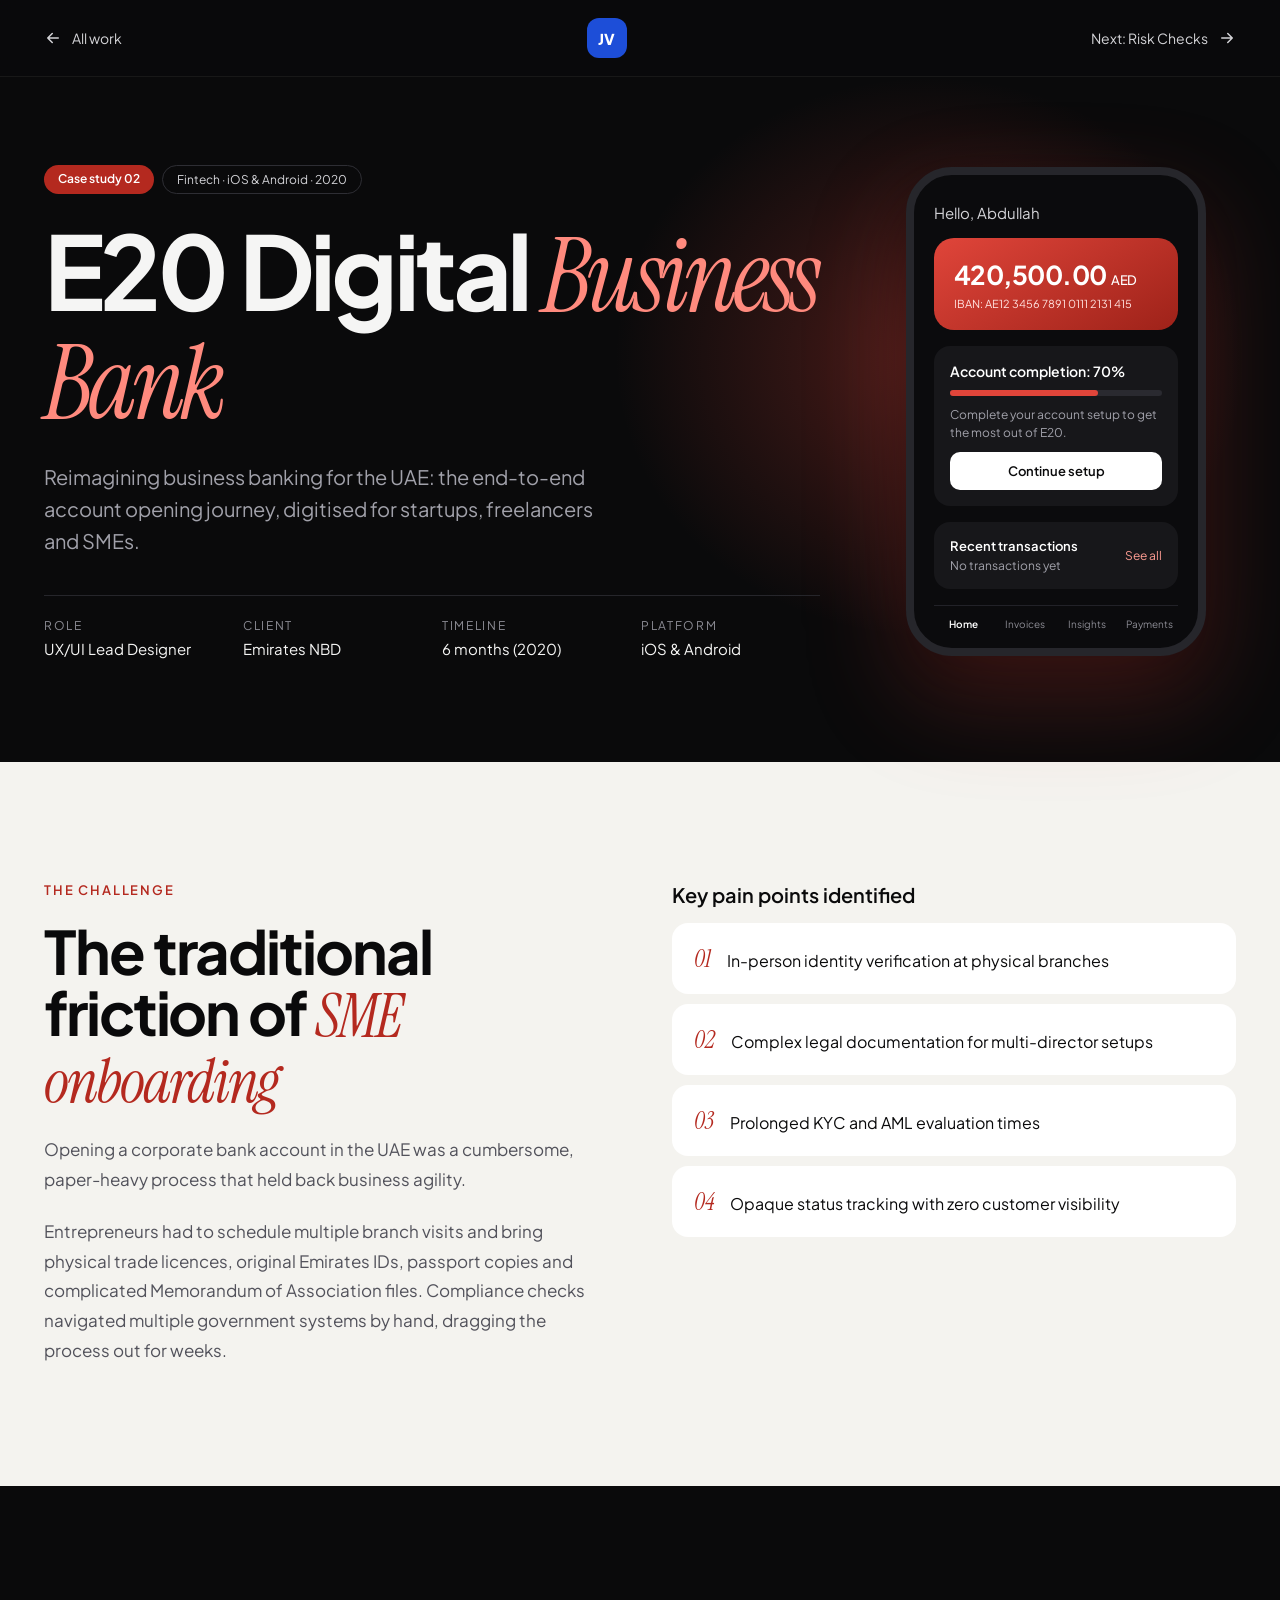
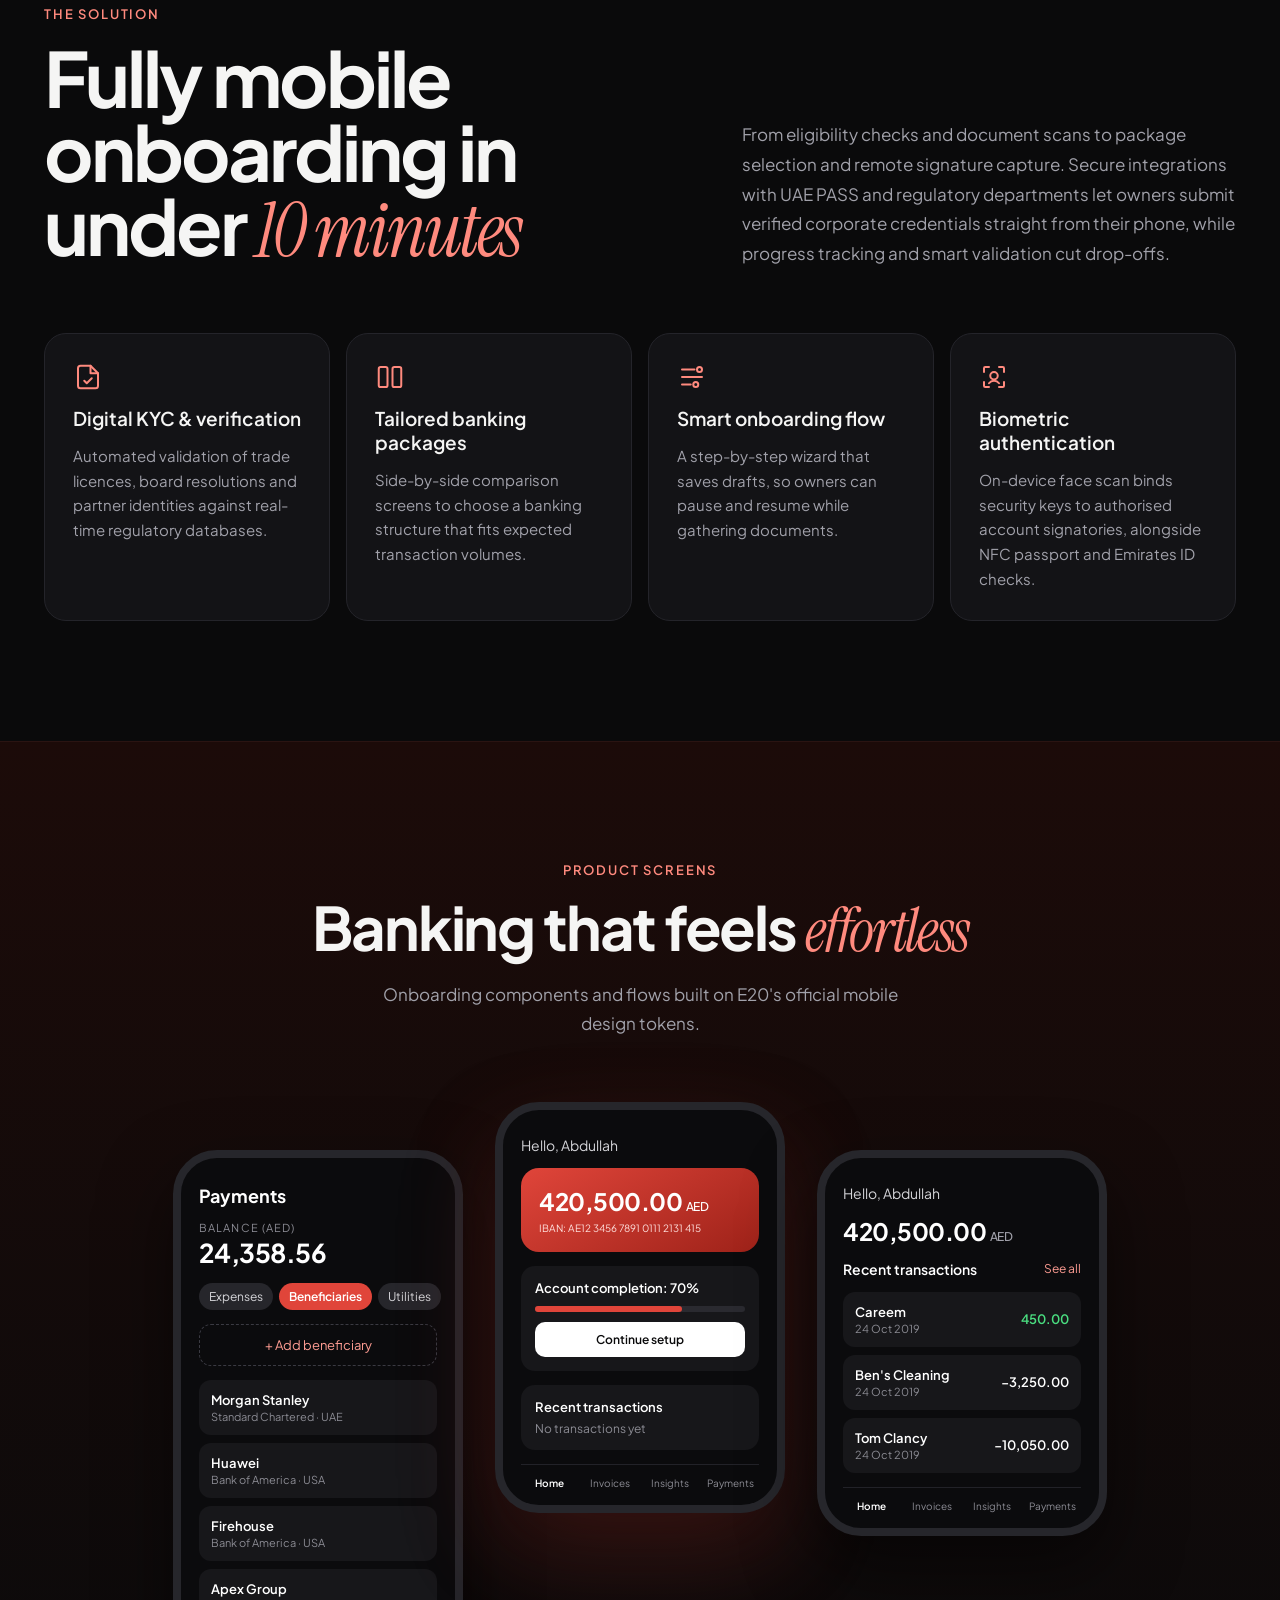
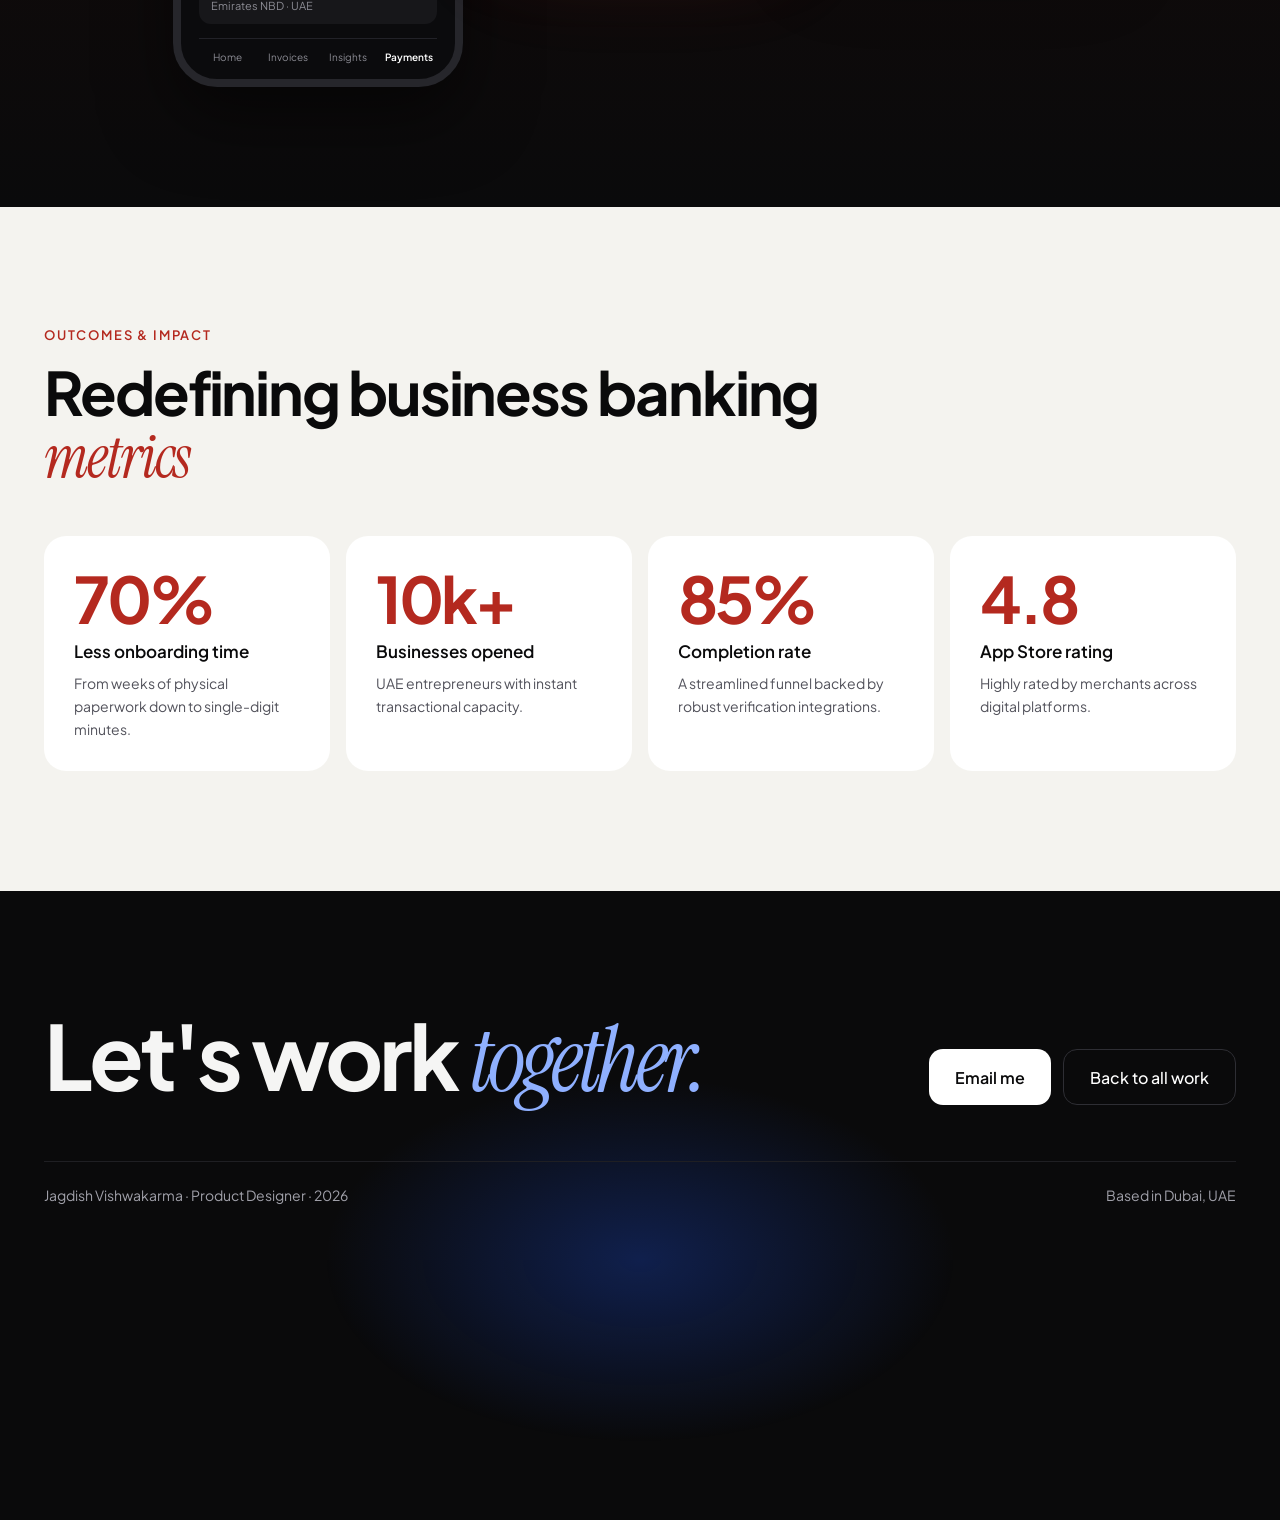
<file: e20.html>
<!doctype html>
<html lang="en">
<head>
<meta charset="utf-8">
<meta name="viewport" content="width=device-width, initial-scale=1">
<title>E20 Digital Business Bank — Case Study · Jagdish Vishwakarma</title>
<meta name="description" content="Fully mobile UAE business account opening in under 10 minutes. 10k+ businesses opened, 4.8 App Store rating.">
<meta property="og:title" content="E20 Digital Business Bank — Case Study · Jagdish Vishwakarma">
<meta property="og:description" content="Fully mobile UAE business account opening in under 10 minutes. 10k+ businesses opened, 4.8 App Store rating.">
<meta property="og:type" content="website">
<meta name="theme-color" content="#0A0A0B">
<link rel="icon" href="data:image/svg+xml,%3Csvg xmlns='http://www.w3.org/2000/svg' viewBox='0 0 64 64'%3E%3Crect width='64' height='64' rx='16' fill='%231D4ED8'/%3E%3Ctext x='32' y='42' font-family='Arial' font-weight='800' font-size='26' fill='white' text-anchor='middle'%3EJV%3C/text%3E%3C/svg%3E">
<link rel="preconnect" href="https://fonts.googleapis.com">
<link href="https://fonts.googleapis.com/css2?family=Instrument+Serif:ital@0;1&amp;family=Plus+Jakarta+Sans:wght@400;500;600;700;800&amp;display=swap" rel="stylesheet">
<style>
body{margin:0;background:#0A0A0B;color:#F5F5F4;font-family:'Plus Jakarta Sans','Segoe UI',system-ui,-apple-system,sans-serif}
*{box-sizing:border-box}
a{color:#FF9D93}a:hover{color:#FFC4BE}
a:focus-visible{outline:2px solid #FF8A7E;outline-offset:3px}
@keyframes rise{from{opacity:0;transform:translateY(18px)}to{opacity:1;transform:none}}
@keyframes float{0%,100%{transform:translateY(0)}50%{transform:translateY(-10px)}}
.rise{animation:rise .9s cubic-bezier(.2,.7,.2,1) both}
.float{animation:float 6s ease-in-out infinite}
@media (prefers-reduced-motion: reduce){.rise,.float{animation:none}}
</style>
</head>
<body>
<div style="font-family: 'Plus Jakarta Sans', 'Segoe UI', sans-serif; background: #0A0A0B; color: #F5F5F4; overflow-x: clip">

  <header style="position: sticky; top: 0; z-index: 50; background: rgba(10,10,11,0.82); backdrop-filter: saturate(160%) blur(14px); -webkit-backdrop-filter: saturate(160%) blur(14px); border-bottom: 1px solid rgba(255,255,255,0.06)">
    <div style="max-width: 1240px; margin: 0 auto; padding: 0 24px; min-height: 76px; display: flex; align-items: center; justify-content: space-between; gap: 16px; flex-wrap: wrap">
      <a href="./" style="display: flex; align-items: center; gap: 10px; color: #D4D4D8; text-decoration: none; font-size: 14px">
        <svg width="18" height="18" viewBox="0 0 24 24" fill="none" stroke="currentColor" stroke-width="2" stroke-linecap="round" stroke-linejoin="round"><path d="M19 12H5M11 18l-6-6 6-6"></path></svg>
        All work
      </a>
      <a href="./" aria-label="Home" style="width: 40px; height: 40px; border-radius: 12px; background: #1D4ED8; color: #FFFFFF; text-decoration: none; display: flex; align-items: center; justify-content: center; font-weight: 800; font-size: 15px">JV</a>
      <a href="risk-checks.html" style="display: flex; align-items: center; gap: 10px; color: #D4D4D8; text-decoration: none; font-size: 14px">Next: Risk Checks
        <svg width="18" height="18" viewBox="0 0 24 24" fill="none" stroke="currentColor" stroke-width="2" stroke-linecap="round" stroke-linejoin="round"><path d="M5 12h14M13 6l6 6-6 6"></path></svg>
      </a>
    </div>
  </header>

  <!-- Hero -->
  <section style="position: relative">
    <div aria-hidden="true" style="position: absolute; top: -120px; right: -100px; width: 900px; height: 800px; border-radius: 50%; background: radial-gradient(closest-side, rgba(224,69,58,0.30), rgba(224,69,58,0) 70%); pointer-events: none"></div>
    <div style="position: relative; max-width: 1240px; margin: 0 auto; padding: 88px 24px 104px; display: flex; flex-wrap: wrap; gap: 56px; align-items: center">
      <div style="flex: 1 1 520px; min-width: 0; display: flex; flex-direction: column; gap: 26px">
        <span class="rise" style="display: flex; flex-wrap: wrap; gap: 8px">
          <span style="font-size: 12px; font-weight: 600; color: #FFFFFF; background: #B4291F; border-radius: 999px; padding: 6px 14px">Case study 02</span>
          <span style="font-size: 12px; color: #D4D4D8; border: 1px solid #2E2E34; border-radius: 999px; padding: 6px 14px">Fintech · iOS &amp; Android · 2020</span>
        </span>
        <h1 class="rise" style="animation-delay: .08s; margin: 0; font-size: clamp(48px, 8vw, 112px); line-height: 0.98; font-weight: 700; letter-spacing: -0.045em">E20 Digital <span style="font-family: 'Instrument Serif', Georgia, serif; font-style: italic; font-weight: 400; color: #FF8A7E">Business Bank</span></h1>
        <p class="rise" style="animation-delay: .16s; margin: 0; max-width: 560px; font-size: 20px; line-height: 1.6; color: #A1A1AA">Reimagining business banking for the UAE: the end-to-end account opening journey, digitised for startups, freelancers and SMEs.</p>
        <dl class="rise" style="animation-delay: .24s; margin: 12px 0 0; display: grid; grid-template-columns: repeat(auto-fit, minmax(min(150px, 100%), 1fr)); gap: 20px; border-top: 1px solid #26262B; padding-top: 22px">
          <div style="display: flex; flex-direction: column; gap: 6px"><dt style="font-size: 12px; letter-spacing: 0.14em; color: #8B8B93">ROLE</dt><dd style="margin: 0; font-size: 15px">UX/UI Lead Designer</dd></div>
          <div style="display: flex; flex-direction: column; gap: 6px"><dt style="font-size: 12px; letter-spacing: 0.14em; color: #8B8B93">CLIENT</dt><dd style="margin: 0; font-size: 15px">Emirates NBD</dd></div>
          <div style="display: flex; flex-direction: column; gap: 6px"><dt style="font-size: 12px; letter-spacing: 0.14em; color: #8B8B93">TIMELINE</dt><dd style="margin: 0; font-size: 15px">6 months (2020)</dd></div>
          <div style="display: flex; flex-direction: column; gap: 6px"><dt style="font-size: 12px; letter-spacing: 0.14em; color: #8B8B93">PLATFORM</dt><dd style="margin: 0; font-size: 15px">iOS &amp; Android</dd></div>
        </dl>
      </div>
      <!-- hero phone -->
      <div class="rise" style="animation-delay: .3s; flex: 0 1 360px; min-width: 0; display: flex; justify-content: center">
        <div class="float" style="width: 300px; background: #0B0B0D; border: 8px solid #26262B; border-radius: 46px; padding: 28px 20px 18px; display: flex; flex-direction: column; gap: 16px; box-shadow: 0 40px 100px rgba(224,69,58,0.25), 0 20px 50px rgba(0,0,0,0.5)">
          <span style="font-size: 15px; color: #D4D4D8">Hello, Abdullah</span>
          <div style="background: linear-gradient(150deg, #E0453A 0%, #9E2219 100%); border-radius: 20px; padding: 20px; display: flex; flex-direction: column; gap: 6px">
            <span style="font-size: 26px; font-weight: 700; letter-spacing: -0.02em; color: #FFFFFF">420,500.00 <span style="font-size: 13px; font-weight: 500">AED</span></span>
            <span style="font-size: 11px; color: #FFE1DE">IBAN: AE12 3456 7891 0111 2131 415</span>
          </div>
          <div style="background: #17171A; border-radius: 16px; padding: 16px; display: flex; flex-direction: column; gap: 10px">
            <span style="font-size: 14px; font-weight: 600; color: #FFFFFF">Account completion: 70%</span>
            <span style="height: 6px; background: #2A2A30; border-radius: 99px; display: flex"><span style="width: 70%; background: #E0453A; border-radius: 99px"></span></span>
            <span style="font-size: 12px; line-height: 1.5; color: #A1A1AA">Complete your account setup to get the most out of E20.</span>
            <span style="background: #FFFFFF; color: #0A0A0B; border-radius: 10px; padding: 11px; font-size: 13px; font-weight: 600; text-align: center">Continue setup</span>
          </div>
          <div style="background: #17171A; border-radius: 16px; padding: 16px; display: flex; justify-content: space-between; align-items: center">
            <span style="display: flex; flex-direction: column; gap: 4px"><span style="font-size: 13px; font-weight: 600; color: #FFFFFF">Recent transactions</span><span style="font-size: 12px; color: #A1A1AA">No transactions yet</span></span>
            <span style="font-size: 12px; color: #FF9D93">See all</span>
          </div>
          <div style="display: grid; grid-template-columns: repeat(4, minmax(0, 1fr)); gap: 4px; border-top: 1px solid #222228; padding-top: 12px; font-size: 10px; color: #8B8B93; text-align: center">
            <span style="color: #FFFFFF; font-weight: 600">Home</span><span>Invoices</span><span>Insights</span><span>Payments</span>
          </div>
        </div>
      </div>
    </div>
  </section>

  <!-- Challenge -->
  <section style="background: #F4F3EF; color: #0A0A0B">
    <div style="max-width: 1240px; margin: 0 auto; padding: 120px 24px; display: grid; grid-template-columns: repeat(auto-fit, minmax(min(460px, 100%), 1fr)); gap: 64px">
      <div style="display: flex; flex-direction: column; gap: 22px">
        <span style="font-size: 13px; font-weight: 600; letter-spacing: 0.14em; color: #B4291F">THE CHALLENGE</span>
        <h2 style="margin: 0; font-size: clamp(36px, 5vw, 60px); line-height: 1.02; font-weight: 700; letter-spacing: -0.035em">The traditional friction of <span style="font-family: 'Instrument Serif', Georgia, serif; font-style: italic; font-weight: 400; color: #B4291F">SME onboarding</span></h2>
        <p style="margin: 0; font-size: 17px; line-height: 1.75; color: #52525B">Opening a corporate bank account in the UAE was a cumbersome, paper-heavy process that held back business agility.</p>
        <p style="margin: 0; font-size: 17px; line-height: 1.75; color: #52525B">Entrepreneurs had to schedule multiple branch visits and bring physical trade licences, original Emirates IDs, passport copies and complicated Memorandum of Association files. Compliance checks navigated multiple government systems by hand, dragging the process out for weeks.</p>
      </div>
      <div style="display: flex; flex-direction: column; gap: 16px">
        <h3 style="margin: 0; font-size: 20px; font-weight: 600">Key pain points identified</h3>
        <ol style="list-style: none; margin: 0; padding: 0; display: flex; flex-direction: column; gap: 10px">
          <li style="background: #FFFFFF; border-radius: 16px; padding: 20px 22px; display: flex; gap: 16px; align-items: baseline"><span style="font-family: 'Instrument Serif', Georgia, serif; font-style: italic; font-size: 24px; color: #B4291F">01</span><span style="font-size: 16px; line-height: 1.5">In-person identity verification at physical branches</span></li>
          <li style="background: #FFFFFF; border-radius: 16px; padding: 20px 22px; display: flex; gap: 16px; align-items: baseline"><span style="font-family: 'Instrument Serif', Georgia, serif; font-style: italic; font-size: 24px; color: #B4291F">02</span><span style="font-size: 16px; line-height: 1.5">Complex legal documentation for multi-director setups</span></li>
          <li style="background: #FFFFFF; border-radius: 16px; padding: 20px 22px; display: flex; gap: 16px; align-items: baseline"><span style="font-family: 'Instrument Serif', Georgia, serif; font-style: italic; font-size: 24px; color: #B4291F">03</span><span style="font-size: 16px; line-height: 1.5">Prolonged KYC and AML evaluation times</span></li>
          <li style="background: #FFFFFF; border-radius: 16px; padding: 20px 22px; display: flex; gap: 16px; align-items: baseline"><span style="font-family: 'Instrument Serif', Georgia, serif; font-style: italic; font-size: 24px; color: #B4291F">04</span><span style="font-size: 16px; line-height: 1.5">Opaque status tracking with zero customer visibility</span></li>
        </ol>
      </div>
    </div>
  </section>

  <!-- Solution -->
  <section style="background: #0A0A0B">
    <div style="max-width: 1240px; margin: 0 auto; padding: 120px 24px; display: flex; flex-direction: column; gap: 64px">
      <div style="display: flex; flex-wrap: wrap; gap: 32px 64px; align-items: flex-end">
        <div style="flex: 1 1 520px; display: flex; flex-direction: column; gap: 18px">
          <span style="font-size: 13px; font-weight: 600; letter-spacing: 0.14em; color: #FF8A7E">THE SOLUTION</span>
          <h2 style="margin: 0; font-size: clamp(40px, 6vw, 76px); line-height: 0.98; font-weight: 700; letter-spacing: -0.04em">Fully mobile onboarding in under <span style="font-family: 'Instrument Serif', Georgia, serif; font-style: italic; font-weight: 400; color: #FF8A7E">10 minutes</span></h2>
        </div>
        <p style="flex: 1 1 380px; margin: 0; font-size: 17px; line-height: 1.75; color: #A1A1AA">From eligibility checks and document scans to package selection and remote signature capture. Secure integrations with UAE PASS and regulatory departments let owners submit verified corporate credentials straight from their phone, while progress tracking and smart validation cut drop-offs.</p>
      </div>

      <div style="display: grid; grid-template-columns: repeat(auto-fit, minmax(min(260px, 100%), 1fr)); gap: 16px">
        <div style="background: #131316; border: 1px solid #24242A; border-radius: 22px; padding: 28px; display: flex; flex-direction: column; gap: 14px">
          <svg width="30" height="30" viewBox="0 0 24 24" fill="none" stroke="#FF8A7E" stroke-width="1.6" stroke-linecap="round" stroke-linejoin="round"><path d="M14 3H6a2 2 0 0 0-2 2v14a2 2 0 0 0 2 2h12a2 2 0 0 0 2-2V9z"></path><path d="M14 3v6h6M9 15l2 2 4-4"></path></svg>
          <h3 style="margin: 0; font-size: 19px; font-weight: 600">Digital KYC &amp; verification</h3>
          <p style="margin: 0; font-size: 15px; line-height: 1.65; color: #A1A1AA">Automated validation of trade licences, board resolutions and partner identities against real-time regulatory databases.</p>
        </div>
        <div style="background: #131316; border: 1px solid #24242A; border-radius: 22px; padding: 28px; display: flex; flex-direction: column; gap: 14px">
          <svg width="30" height="30" viewBox="0 0 24 24" fill="none" stroke="#FF8A7E" stroke-width="1.6" stroke-linecap="round" stroke-linejoin="round"><rect x="3" y="4" width="7" height="16" rx="1.5"></rect><rect x="14" y="4" width="7" height="16" rx="1.5"></rect></svg>
          <h3 style="margin: 0; font-size: 19px; font-weight: 600">Tailored banking packages</h3>
          <p style="margin: 0; font-size: 15px; line-height: 1.65; color: #A1A1AA">Side-by-side comparison screens to choose a banking structure that fits expected transaction volumes.</p>
        </div>
        <div style="background: #131316; border: 1px solid #24242A; border-radius: 22px; padding: 28px; display: flex; flex-direction: column; gap: 14px">
          <svg width="30" height="30" viewBox="0 0 24 24" fill="none" stroke="#FF8A7E" stroke-width="1.6" stroke-linecap="round" stroke-linejoin="round"><path d="M4 6h10M4 12h16M4 18h7"></path><circle cx="18" cy="6" r="2"></circle><circle cx="15" cy="18" r="2"></circle></svg>
          <h3 style="margin: 0; font-size: 19px; font-weight: 600">Smart onboarding flow</h3>
          <p style="margin: 0; font-size: 15px; line-height: 1.65; color: #A1A1AA">A step-by-step wizard that saves drafts, so owners can pause and resume while gathering documents.</p>
        </div>
        <div style="background: #131316; border: 1px solid #24242A; border-radius: 22px; padding: 28px; display: flex; flex-direction: column; gap: 14px">
          <svg width="30" height="30" viewBox="0 0 24 24" fill="none" stroke="#FF8A7E" stroke-width="1.6" stroke-linecap="round" stroke-linejoin="round"><path d="M4 8V5a1 1 0 0 1 1-1h3M16 4h3a1 1 0 0 1 1 1v3M20 16v3a1 1 0 0 1-1 1h-3M8 20H5a1 1 0 0 1-1-1v-3"></path><circle cx="12" cy="11" r="3"></circle><path d="M8 17a5 5 0 0 1 8 0"></path></svg>
          <h3 style="margin: 0; font-size: 19px; font-weight: 600">Biometric authentication</h3>
          <p style="margin: 0; font-size: 15px; line-height: 1.65; color: #A1A1AA">On-device face scan binds security keys to authorised account signatories, alongside NFC passport and Emirates ID checks.</p>
        </div>
      </div>
    </div>
  </section>

  <!-- Screens -->
  <section style="position: relative; background: linear-gradient(180deg, #1C0B09 0%, #0A0A0B 100%); border-top: 1px solid #2A1412">
    <div style="max-width: 1240px; margin: 0 auto; padding: 120px 24px; display: flex; flex-direction: column; gap: 64px">
      <div style="display: flex; flex-direction: column; gap: 18px; align-items: center; text-align: center">
        <span style="font-size: 13px; font-weight: 600; letter-spacing: 0.14em; color: #FF8A7E">PRODUCT SCREENS</span>
        <h2 style="margin: 0; font-size: clamp(36px, 5vw, 60px); line-height: 1.02; font-weight: 700; letter-spacing: -0.035em">Banking that feels <span style="font-family: 'Instrument Serif', Georgia, serif; font-style: italic; font-weight: 400; color: #FF8A7E">effortless</span></h2>
        <p style="margin: 0; max-width: 560px; font-size: 17px; line-height: 1.7; color: #A1A1AA">Onboarding components and flows built on E20's official mobile design tokens.</p>
      </div>
      <div style="display: flex; flex-wrap: wrap; gap: 32px; justify-content: center; align-items: flex-start">

        <!-- Phone: payments -->
        <div style="width: 290px; background: #0B0B0D; border: 8px solid #26262B; border-radius: 44px; padding: 26px 18px 16px; display: flex; flex-direction: column; gap: 14px; margin-top: 48px; box-shadow: 0 30px 70px rgba(0,0,0,0.5)">
          <span style="font-size: 18px; font-weight: 700; color: #FFFFFF">Payments</span>
          <span style="display: flex; flex-direction: column; gap: 2px"><span style="font-size: 11px; letter-spacing: 0.1em; color: #8B8B93">BALANCE (AED)</span><span style="font-size: 26px; font-weight: 700; letter-spacing: -0.02em; color: #FFFFFF">24,358.56</span></span>
          <span style="display: flex; gap: 6px; font-size: 12px"><span style="background: #26262B; color: #D4D4D8; border-radius: 99px; padding: 6px 10px">Expenses</span><span style="background: #E0453A; color: #FFFFFF; border-radius: 99px; padding: 6px 10px; font-weight: 600">Beneficiaries</span><span style="background: #26262B; color: #D4D4D8; border-radius: 99px; padding: 6px 10px">Utilities</span></span>
          <span style="border: 1px dashed #3A3A42; border-radius: 12px; padding: 12px; font-size: 13px; color: #FF9D93; text-align: center">+ Add beneficiary</span>
          <div style="display: flex; flex-direction: column; gap: 8px">
            <span style="background: #17171A; border-radius: 12px; padding: 12px; display: flex; flex-direction: column; gap: 2px"><span style="font-size: 13px; font-weight: 600; color: #FFFFFF">Morgan Stanley</span><span style="font-size: 11px; color: #8B8B93">Standard Chartered · UAE</span></span>
            <span style="background: #17171A; border-radius: 12px; padding: 12px; display: flex; flex-direction: column; gap: 2px"><span style="font-size: 13px; font-weight: 600; color: #FFFFFF">Huawei</span><span style="font-size: 11px; color: #8B8B93">Bank of America · USA</span></span>
            <span style="background: #17171A; border-radius: 12px; padding: 12px; display: flex; flex-direction: column; gap: 2px"><span style="font-size: 13px; font-weight: 600; color: #FFFFFF">Firehouse</span><span style="font-size: 11px; color: #8B8B93">Bank of America · USA</span></span>
            <span style="background: #17171A; border-radius: 12px; padding: 12px; display: flex; flex-direction: column; gap: 2px"><span style="font-size: 13px; font-weight: 600; color: #FFFFFF">Apex Group</span><span style="font-size: 11px; color: #8B8B93">Emirates NBD · UAE</span></span>
          </div>
          <div style="display: grid; grid-template-columns: repeat(4, minmax(0, 1fr)); gap: 4px; border-top: 1px solid #222228; padding-top: 12px; font-size: 10px; color: #8B8B93; text-align: center"><span>Home</span><span>Invoices</span><span>Insights</span><span style="color: #FFFFFF; font-weight: 600">Payments</span></div>
        </div>

        <!-- Phone: home onboarding -->
        <div style="width: 290px; background: #0B0B0D; border: 8px solid #26262B; border-radius: 44px; padding: 26px 18px 16px; display: flex; flex-direction: column; gap: 14px; box-shadow: 0 40px 100px rgba(224,69,58,0.22), 0 30px 70px rgba(0,0,0,0.5)">
          <span style="font-size: 14px; color: #D4D4D8">Hello, Abdullah</span>
          <div style="background: linear-gradient(150deg, #E0453A 0%, #9E2219 100%); border-radius: 18px; padding: 18px; display: flex; flex-direction: column; gap: 6px">
            <span style="font-size: 24px; font-weight: 700; letter-spacing: -0.02em; color: #FFFFFF">420,500.00 <span style="font-size: 12px; font-weight: 500">AED</span></span>
            <span style="font-size: 10px; color: #FFE1DE">IBAN: AE12 3456 7891 0111 2131 415</span>
          </div>
          <div style="background: #17171A; border-radius: 14px; padding: 14px; display: flex; flex-direction: column; gap: 10px">
            <span style="font-size: 13px; font-weight: 600; color: #FFFFFF">Account completion: 70%</span>
            <span style="height: 6px; background: #2A2A30; border-radius: 99px; display: flex"><span style="width: 70%; background: #E0453A; border-radius: 99px"></span></span>
            <span style="background: #FFFFFF; color: #0A0A0B; border-radius: 10px; padding: 10px; font-size: 12px; font-weight: 600; text-align: center">Continue setup</span>
          </div>
          <div style="background: #17171A; border-radius: 14px; padding: 14px; display: flex; flex-direction: column; gap: 6px">
            <span style="font-size: 13px; font-weight: 600; color: #FFFFFF">Recent transactions</span>
            <span style="font-size: 12px; color: #8B8B93">No transactions yet</span>
          </div>
          <div style="display: grid; grid-template-columns: repeat(4, minmax(0, 1fr)); gap: 4px; border-top: 1px solid #222228; padding-top: 12px; font-size: 10px; color: #8B8B93; text-align: center"><span style="color: #FFFFFF; font-weight: 600">Home</span><span>Invoices</span><span>Insights</span><span>Payments</span></div>
        </div>

        <!-- Phone: transactions -->
        <div style="width: 290px; background: #0B0B0D; border: 8px solid #26262B; border-radius: 44px; padding: 26px 18px 16px; display: flex; flex-direction: column; gap: 14px; margin-top: 48px; box-shadow: 0 30px 70px rgba(0,0,0,0.5)">
          <span style="font-size: 14px; color: #D4D4D8">Hello, Abdullah</span>
          <span style="font-size: 24px; font-weight: 700; letter-spacing: -0.02em; color: #FFFFFF">420,500.00 <span style="font-size: 12px; font-weight: 500; color: #A1A1AA">AED</span></span>
          <span style="display: flex; justify-content: space-between; align-items: center"><span style="font-size: 14px; font-weight: 600; color: #FFFFFF">Recent transactions</span><span style="font-size: 12px; color: #FF9D93">See all</span></span>
          <div style="display: flex; flex-direction: column; gap: 8px">
            <span style="background: #17171A; border-radius: 12px; padding: 12px; display: flex; justify-content: space-between; align-items: center"><span style="display: flex; flex-direction: column; gap: 2px"><span style="font-size: 13px; font-weight: 600; color: #FFFFFF">Careem</span><span style="font-size: 11px; color: #8B8B93">24 Oct 2019</span></span><span style="font-size: 13px; font-weight: 600; color: #4ADE80">450.00</span></span>
            <span style="background: #17171A; border-radius: 12px; padding: 12px; display: flex; justify-content: space-between; align-items: center"><span style="display: flex; flex-direction: column; gap: 2px"><span style="font-size: 13px; font-weight: 600; color: #FFFFFF">Ben's Cleaning</span><span style="font-size: 11px; color: #8B8B93">24 Oct 2019</span></span><span style="font-size: 13px; font-weight: 600; color: #FFFFFF">−3,250.00</span></span>
            <span style="background: #17171A; border-radius: 12px; padding: 12px; display: flex; justify-content: space-between; align-items: center"><span style="display: flex; flex-direction: column; gap: 2px"><span style="font-size: 13px; font-weight: 600; color: #FFFFFF">Tom Clancy</span><span style="font-size: 11px; color: #8B8B93">24 Oct 2019</span></span><span style="font-size: 13px; font-weight: 600; color: #FFFFFF">−10,050.00</span></span>
          </div>
          <div style="display: grid; grid-template-columns: repeat(4, minmax(0, 1fr)); gap: 4px; border-top: 1px solid #222228; padding-top: 12px; font-size: 10px; color: #8B8B93; text-align: center"><span style="color: #FFFFFF; font-weight: 600">Home</span><span>Invoices</span><span>Insights</span><span>Payments</span></div>
        </div>
      </div>
    </div>
  </section>

  <!-- Outcomes -->
  <section style="background: #F4F3EF; color: #0A0A0B">
    <div style="max-width: 1240px; margin: 0 auto; padding: 120px 24px; display: flex; flex-direction: column; gap: 48px">
      <div style="display: flex; flex-direction: column; gap: 18px; max-width: 860px">
        <span style="font-size: 13px; font-weight: 600; letter-spacing: 0.14em; color: #B4291F">OUTCOMES &amp; IMPACT</span>
        <h2 style="margin: 0; font-size: clamp(36px, 5vw, 60px); line-height: 1.02; font-weight: 700; letter-spacing: -0.035em">Redefining business banking <span style="font-family: 'Instrument Serif', Georgia, serif; font-style: italic; font-weight: 400; color: #B4291F">metrics</span></h2>
      </div>
      <div style="display: grid; grid-template-columns: repeat(auto-fit, minmax(min(240px, 100%), 1fr)); gap: 16px">
        <div style="background: #FFFFFF; border-radius: 22px; padding: 30px; display: flex; flex-direction: column; gap: 10px">
          <span style="font-size: 64px; line-height: 1; font-weight: 700; letter-spacing: -0.045em; color: #B4291F">70%</span>
          <span style="font-size: 17px; font-weight: 600">Less onboarding time</span>
          <span style="font-size: 14px; line-height: 1.65; color: #52525B">From weeks of physical paperwork down to single-digit minutes.</span>
        </div>
        <div style="background: #FFFFFF; border-radius: 22px; padding: 30px; display: flex; flex-direction: column; gap: 10px">
          <span style="font-size: 64px; line-height: 1; font-weight: 700; letter-spacing: -0.045em; color: #B4291F">10k+</span>
          <span style="font-size: 17px; font-weight: 600">Businesses opened</span>
          <span style="font-size: 14px; line-height: 1.65; color: #52525B">UAE entrepreneurs with instant transactional capacity.</span>
        </div>
        <div style="background: #FFFFFF; border-radius: 22px; padding: 30px; display: flex; flex-direction: column; gap: 10px">
          <span style="font-size: 64px; line-height: 1; font-weight: 700; letter-spacing: -0.045em; color: #B4291F">85%</span>
          <span style="font-size: 17px; font-weight: 600">Completion rate</span>
          <span style="font-size: 14px; line-height: 1.65; color: #52525B">A streamlined funnel backed by robust verification integrations.</span>
        </div>
        <div style="background: #FFFFFF; border-radius: 22px; padding: 30px; display: flex; flex-direction: column; gap: 10px">
          <span style="font-size: 64px; line-height: 1; font-weight: 700; letter-spacing: -0.045em; color: #B4291F">4.8</span>
          <span style="font-size: 17px; font-weight: 600">App Store rating</span>
          <span style="font-size: 14px; line-height: 1.65; color: #52525B">Highly rated by merchants across digital platforms.</span>
        </div>
      </div>
    </div>
  </section>

  <!-- Contact -->
  <footer style="position: relative; background: #0A0A0B">
    <div aria-hidden="true" style="position: absolute; bottom: -260px; left: 50%; transform: translateX(-50%); width: 900px; height: 520px; border-radius: 50%; background: radial-gradient(closest-side, rgba(29,78,216,0.32), rgba(29,78,216,0) 70%); pointer-events: none"></div>
    <div style="position: relative; max-width: 1240px; margin: 0 auto; padding: 120px 24px 56px; display: flex; flex-direction: column; gap: 56px">
      <div style="display: flex; flex-wrap: wrap; gap: 32px; justify-content: space-between; align-items: flex-end">
        <h2 style="margin: 0; font-size: clamp(44px, 7vw, 96px); line-height: 0.98; font-weight: 700; letter-spacing: -0.045em">Let's work <span style="font-family: 'Instrument Serif', Georgia, serif; font-style: italic; font-weight: 400; color: #8FB0FF">together.</span></h2>
        <div style="display: flex; flex-wrap: wrap; gap: 12px">
          <a href="mailto:jagdishv.vishwakarma@gmail.com" style="min-height: 56px; padding: 0 26px; border-radius: 14px; background: #FFFFFF; color: #0A0A0B; text-decoration: none; font-size: 16px; font-weight: 600; display: flex; align-items: center">Email me</a>
          <a href="./" style="min-height: 56px; padding: 0 26px; border-radius: 14px; border: 1px solid #2E2E34; color: #FFFFFF; text-decoration: none; font-size: 16px; font-weight: 500; display: flex; align-items: center">Back to all work</a>
        </div>
      </div>
      <div style="border-top: 1px solid #1F1F23; padding-top: 24px; display: flex; flex-wrap: wrap; gap: 16px; justify-content: space-between; font-size: 14px; color: #A1A1AA">
        <span>Jagdish Vishwakarma · Product Designer · 2026</span>
        <span>Based in Dubai, UAE</span>
      </div>
    </div>
  </footer>
</div>
</body>
</html>
</file>
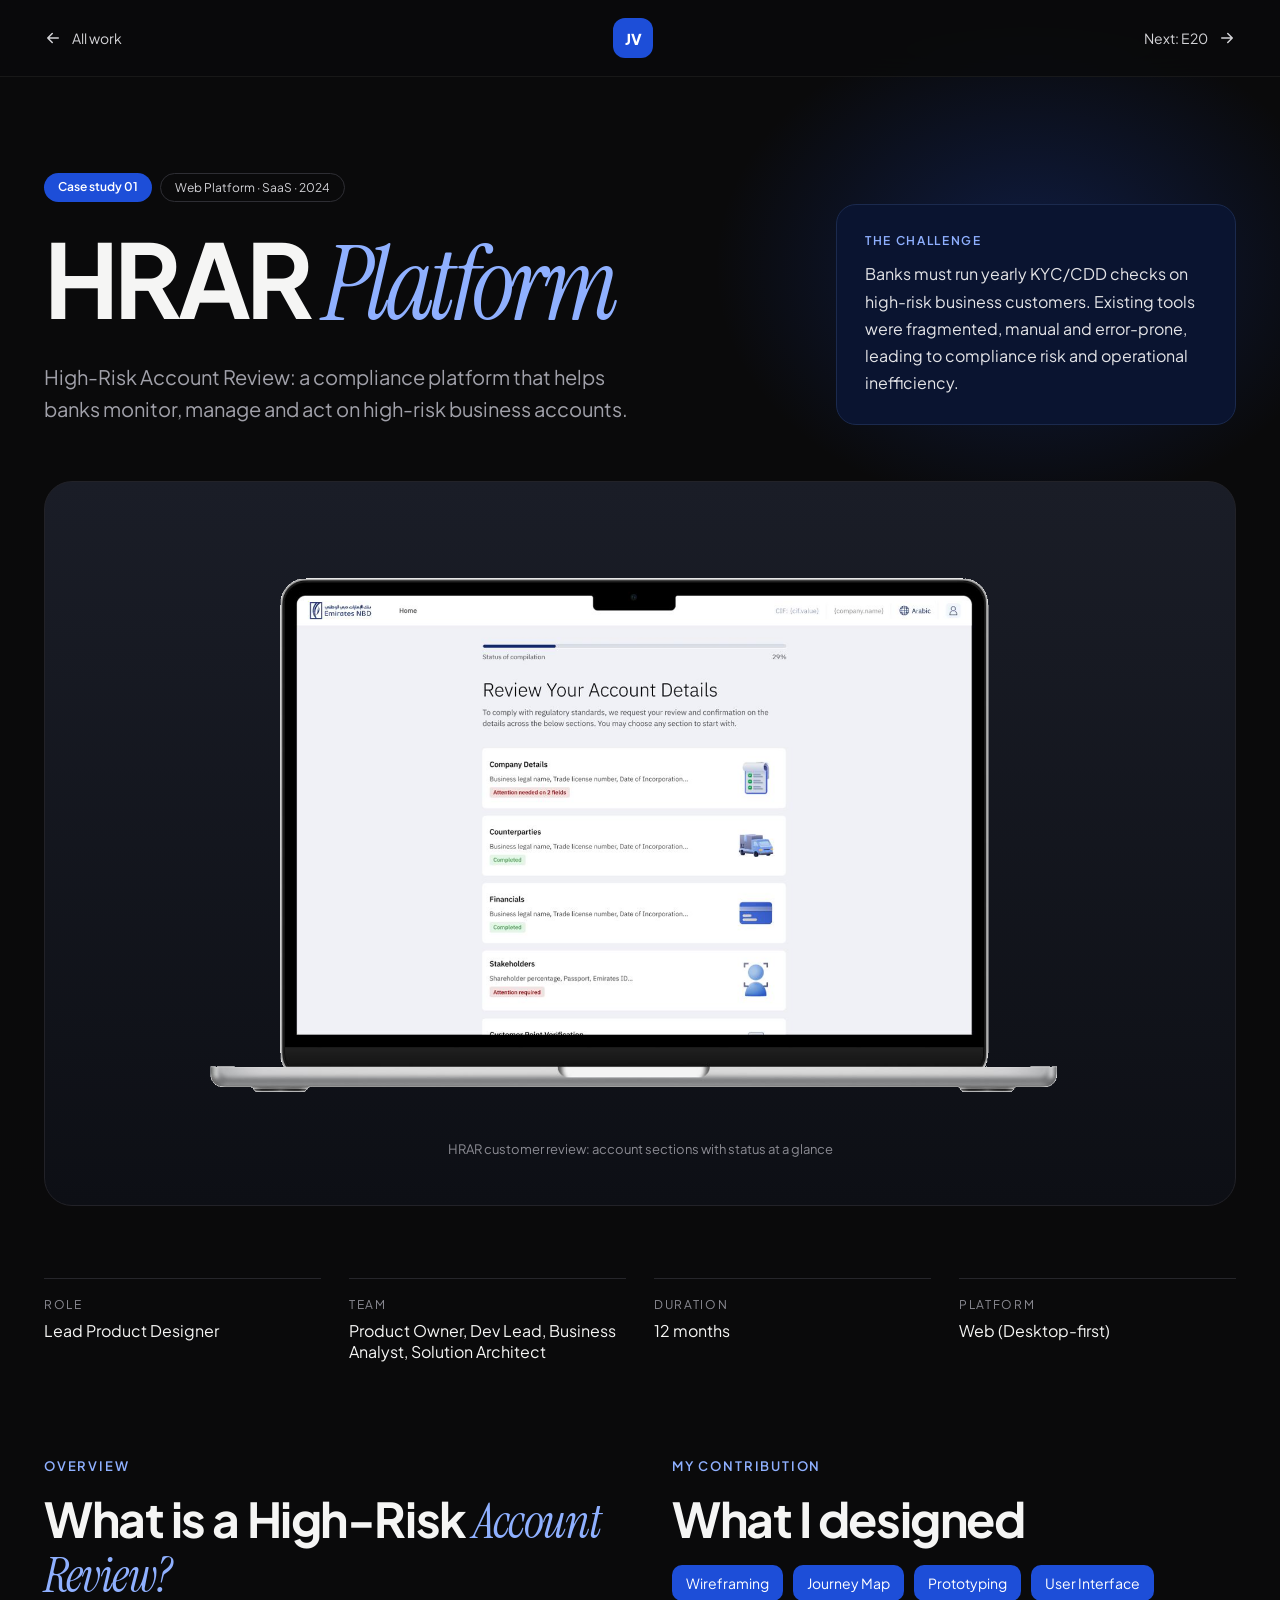
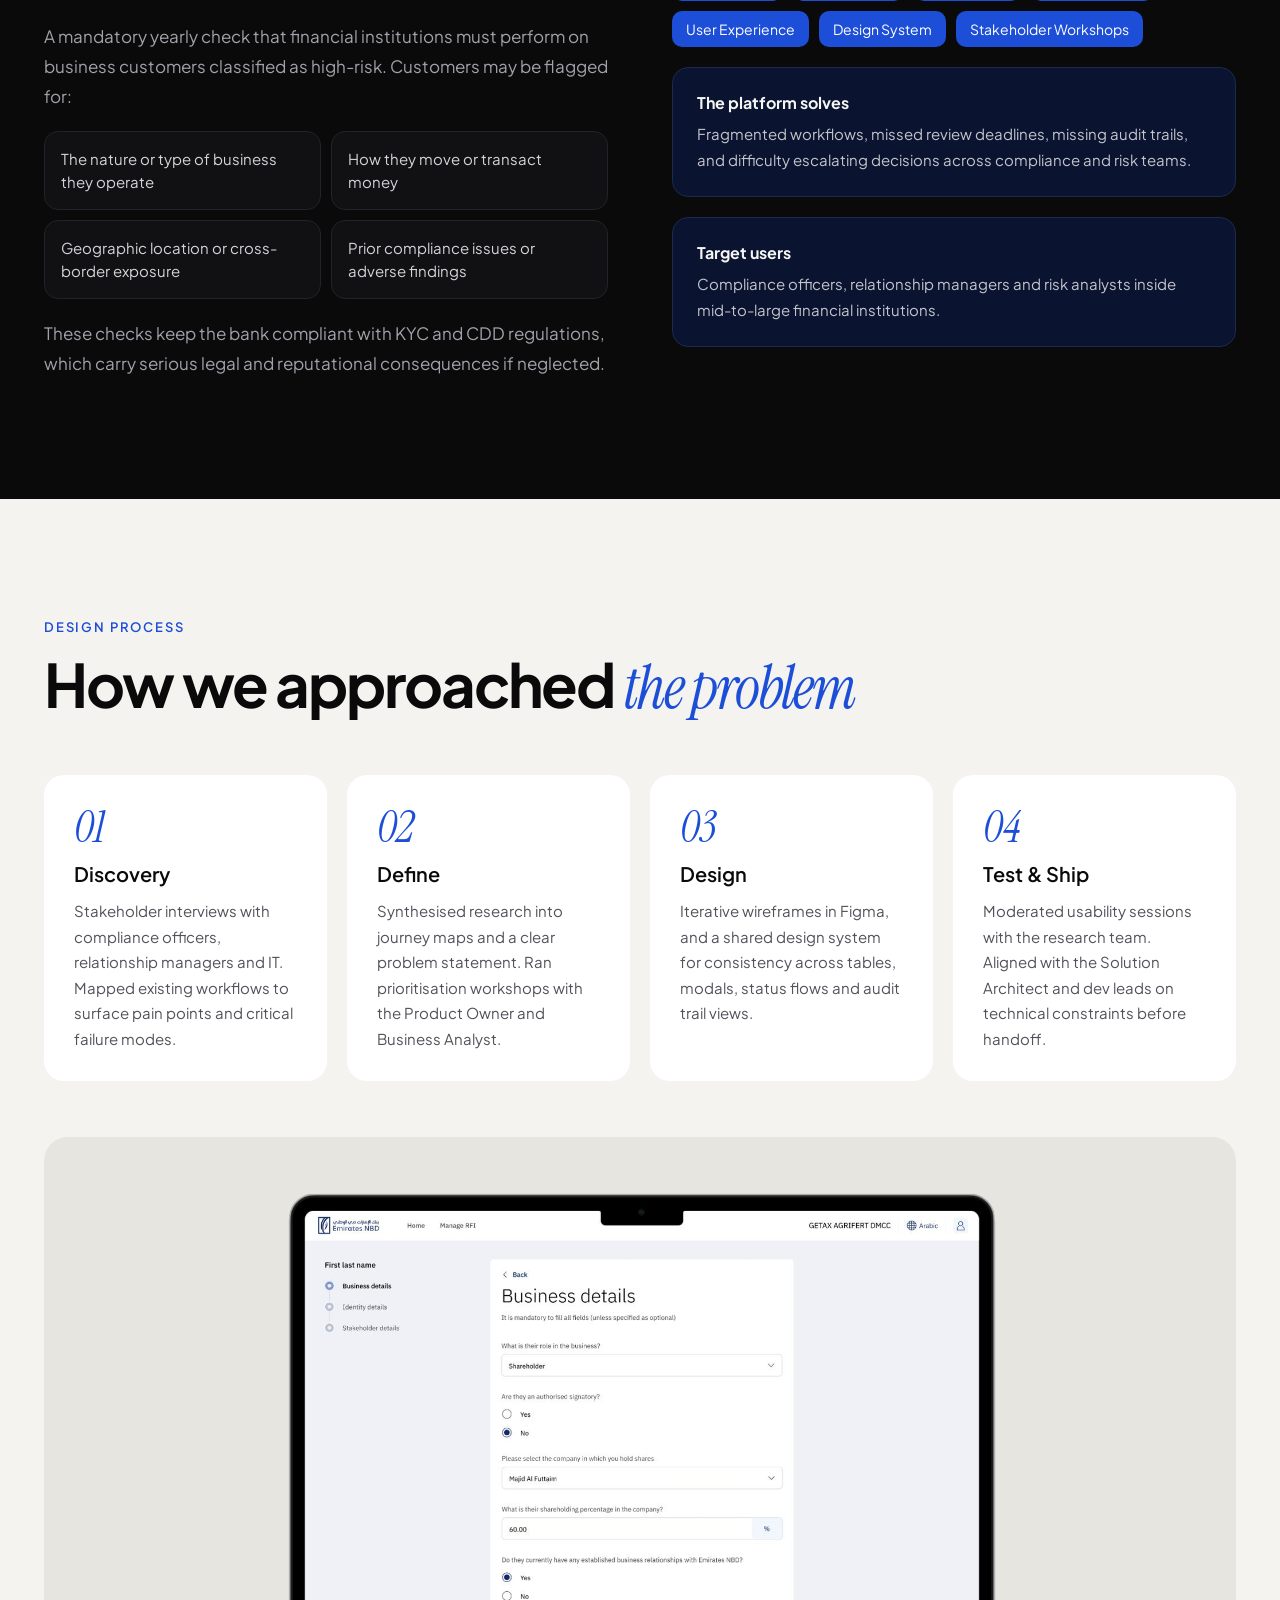
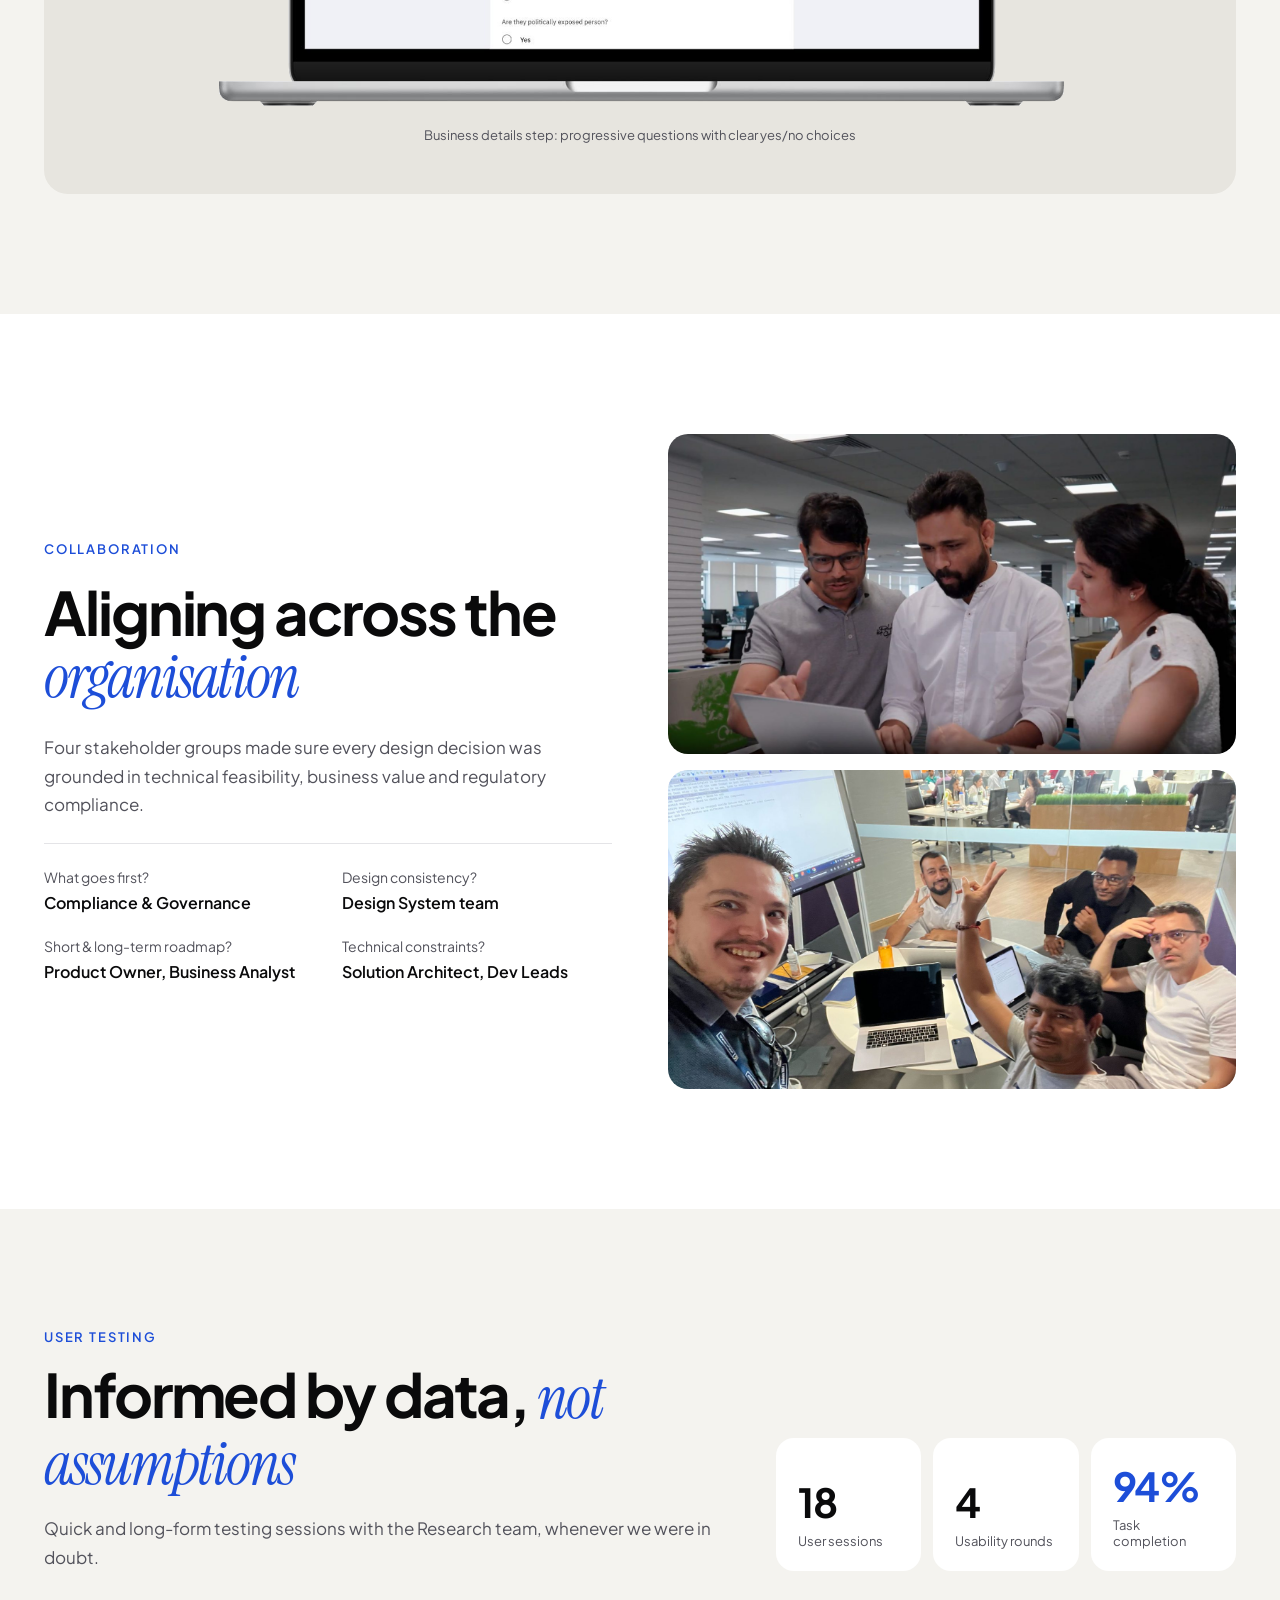
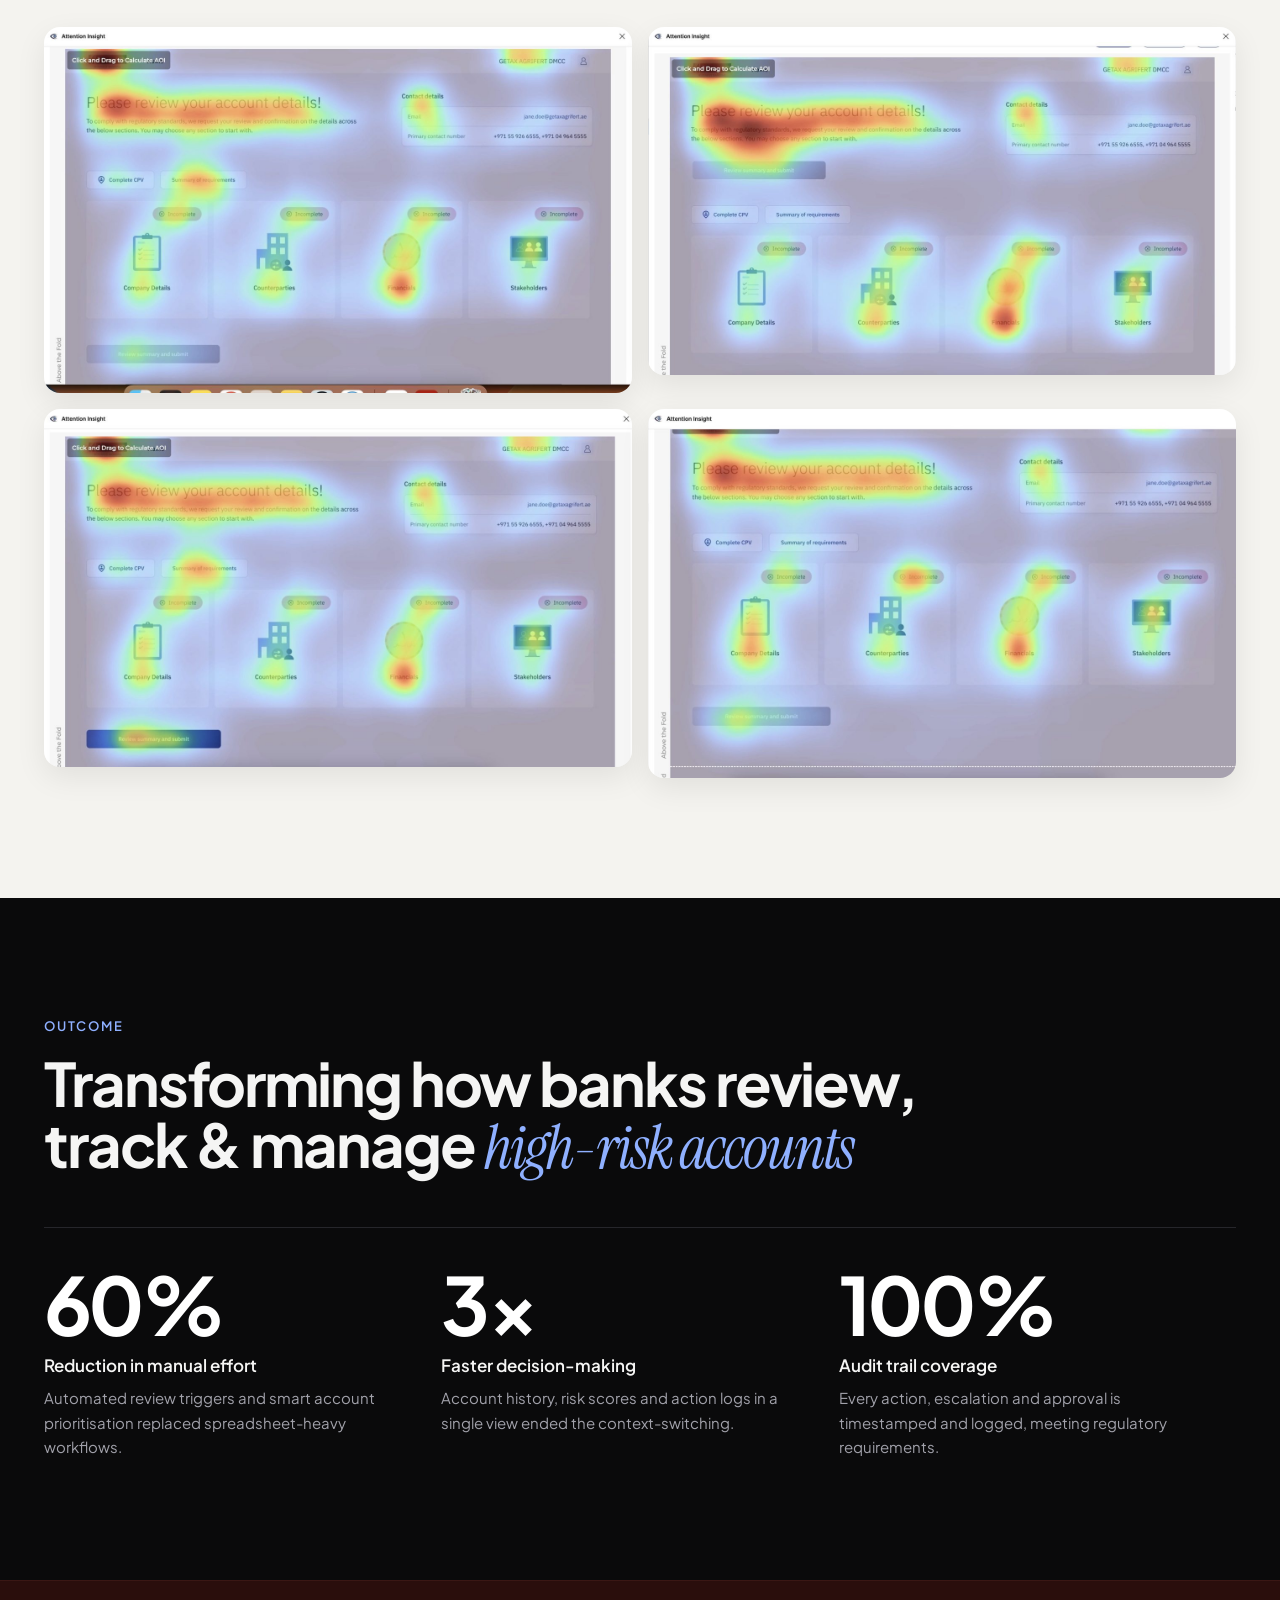
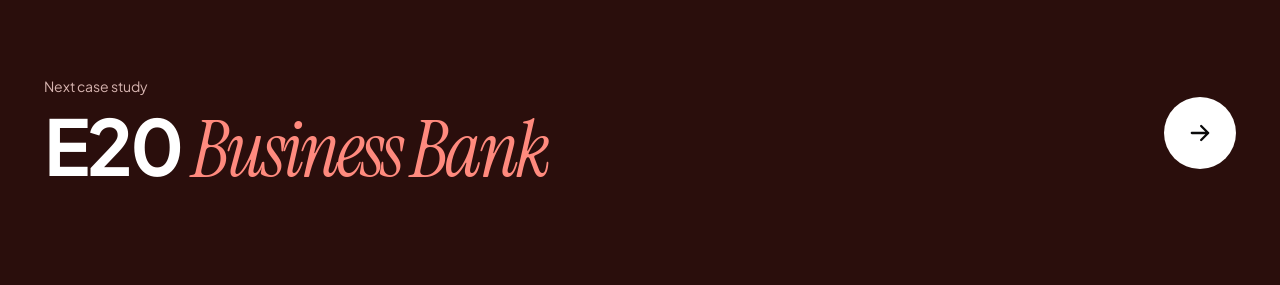
<file: hrar.html>
<!doctype html>
<html lang="en">
<head>
<meta charset="utf-8">
<meta name="viewport" content="width=device-width, initial-scale=1">
<title>HRAR Platform — Case Study · Jagdish Vishwakarma</title>
<meta name="description" content="A compliance platform for yearly high-risk account reviews: 60% less manual effort, 3x faster decisions.">
<meta property="og:title" content="HRAR Platform — Case Study · Jagdish Vishwakarma">
<meta property="og:description" content="A compliance platform for yearly high-risk account reviews: 60% less manual effort, 3x faster decisions.">
<meta property="og:type" content="website">
<meta name="theme-color" content="#0A0A0B">
<link rel="icon" href="data:image/svg+xml,%3Csvg xmlns='http://www.w3.org/2000/svg' viewBox='0 0 64 64'%3E%3Crect width='64' height='64' rx='16' fill='%231D4ED8'/%3E%3Ctext x='32' y='42' font-family='Arial' font-weight='800' font-size='26' fill='white' text-anchor='middle'%3EJV%3C/text%3E%3C/svg%3E">
<link rel="preconnect" href="https://fonts.googleapis.com">
<link href="https://fonts.googleapis.com/css2?family=Instrument+Serif:ital@0;1&amp;family=Plus+Jakarta+Sans:wght@400;500;600;700;800&amp;display=swap" rel="stylesheet">
<style>
body{margin:0;background:#0A0A0B;color:#F5F5F4;font-family:'Plus Jakarta Sans','Segoe UI',system-ui,-apple-system,sans-serif}
*{box-sizing:border-box}
a{color:#8FB0FF}a:hover{color:#C2D3FF}
a:focus-visible{outline:2px solid #6E95FF;outline-offset:3px}
@keyframes rise{from{opacity:0;transform:translateY(18px)}to{opacity:1;transform:none}}
.rise{animation:rise .9s cubic-bezier(.2,.7,.2,1) both}
@media (prefers-reduced-motion: reduce){.rise{animation:none}}
</style>
</head>
<body>
<div style="font-family: 'Plus Jakarta Sans', 'Segoe UI', sans-serif; background: #0A0A0B; color: #F5F5F4; overflow-x: clip">

  <header style="position: sticky; top: 0; z-index: 50; background: rgba(10,10,11,0.82); backdrop-filter: saturate(160%) blur(14px); -webkit-backdrop-filter: saturate(160%) blur(14px); border-bottom: 1px solid rgba(255,255,255,0.06)">
    <div style="max-width: 1240px; margin: 0 auto; padding: 0 24px; min-height: 76px; display: flex; align-items: center; justify-content: space-between; gap: 16px; flex-wrap: wrap">
      <a href="./" style="display: flex; align-items: center; gap: 10px; color: #D4D4D8; text-decoration: none; font-size: 14px">
        <svg width="18" height="18" viewBox="0 0 24 24" fill="none" stroke="currentColor" stroke-width="2" stroke-linecap="round" stroke-linejoin="round"><path d="M19 12H5M11 18l-6-6 6-6"></path></svg>
        All work
      </a>
      <a href="./" aria-label="Home" style="width: 40px; height: 40px; border-radius: 12px; background: #1D4ED8; color: #FFFFFF; text-decoration: none; display: flex; align-items: center; justify-content: center; font-weight: 800; font-size: 15px">JV</a>
      <a href="e20.html" style="display: flex; align-items: center; gap: 10px; color: #D4D4D8; text-decoration: none; font-size: 14px">Next: E20
        <svg width="18" height="18" viewBox="0 0 24 24" fill="none" stroke="currentColor" stroke-width="2" stroke-linecap="round" stroke-linejoin="round"><path d="M5 12h14M13 6l6 6-6 6"></path></svg>
      </a>
    </div>
  </header>

  <!-- Hero -->
  <section style="position: relative">
    <div aria-hidden="true" style="position: absolute; top: -160px; right: -200px; width: 900px; height: 700px; border-radius: 50%; background: radial-gradient(closest-side, rgba(29,78,216,0.28), rgba(29,78,216,0) 70%); pointer-events: none"></div>
    <div style="position: relative; max-width: 1240px; margin: 0 auto; padding: 96px 24px 56px; display: flex; flex-wrap: wrap; gap: 40px 64px; align-items: flex-end; justify-content: space-between">
      <div style="flex: 1 1 560px; display: flex; flex-direction: column; gap: 26px">
        <span class="rise" style="display: flex; flex-wrap: wrap; gap: 8px">
          <span style="font-size: 12px; font-weight: 600; color: #FFFFFF; background: #1D4ED8; border-radius: 999px; padding: 6px 14px">Case study 01</span>
          <span style="font-size: 12px; color: #D4D4D8; border: 1px solid #2E2E34; border-radius: 999px; padding: 6px 14px">Web Platform · SaaS · 2024</span>
        </span>
        <h1 class="rise" style="animation-delay: .08s; margin: 0; font-size: clamp(48px, 8vw, 112px); line-height: 0.98; font-weight: 700; letter-spacing: -0.045em">HRAR <span style="font-family: 'Instrument Serif', Georgia, serif; font-style: italic; font-weight: 400; color: #8FB0FF">Platform</span></h1>
        <p class="rise" style="animation-delay: .16s; margin: 0; max-width: 600px; font-size: 20px; line-height: 1.6; color: #A1A1AA">High-Risk Account Review: a compliance platform that helps banks monitor, manage and act on high-risk business accounts.</p>
      </div>
      <aside class="rise" style="animation-delay: .24s; flex: 0 1 400px; background: #0A1430; border: 1px solid #1B2A4E; border-radius: 20px; padding: 28px; display: flex; flex-direction: column; gap: 12px">
        <span style="font-size: 12px; font-weight: 600; letter-spacing: 0.14em; color: #8FB0FF">THE CHALLENGE</span>
        <p style="margin: 0; font-size: 16px; line-height: 1.7; color: #E4E4E7">Banks must run yearly KYC/CDD checks on high-risk business customers. Existing tools were fragmented, manual and error-prone, leading to compliance risk and operational inefficiency.</p>
      </aside>
    </div>

    <div class="rise" style="animation-delay: .3s; position: relative; max-width: 1240px; margin: 0 auto; padding: 0 24px">
      <figure style="margin: 0; background: linear-gradient(180deg, #1A1D27 0%, #0D0F15 100%); border: 1px solid #222228; border-radius: 28px; padding: clamp(24px, 5vw, 72px) clamp(16px, 4vw, 56px) clamp(24px, 4vw, 48px); display: flex; flex-direction: column; align-items: center; gap: 20px; position: relative">
        <img src="assets/hrar-laptop-review.png" alt="HRAR review your account details screen on a laptop" style="width: 100%; max-width: 920px; display: block">
        <figcaption style="font-size: 13px; color: #8B8B93">HRAR customer review: account sections with status at a glance</figcaption>
      </figure>
    </div>
  </section>

  <!-- Meta -->
  <section>
    <dl style="max-width: 1240px; margin: 0 auto; padding: 72px 24px; display: grid; grid-template-columns: repeat(auto-fit, minmax(min(220px, 100%), 1fr)); gap: 28px">
      <div style="border-top: 1px solid #26262B; padding-top: 18px; display: flex; flex-direction: column; gap: 8px"><dt style="font-size: 12px; letter-spacing: 0.14em; color: #8B8B93">ROLE</dt><dd style="margin: 0; font-size: 16px">Lead Product Designer</dd></div>
      <div style="border-top: 1px solid #26262B; padding-top: 18px; display: flex; flex-direction: column; gap: 8px"><dt style="font-size: 12px; letter-spacing: 0.14em; color: #8B8B93">TEAM</dt><dd style="margin: 0; font-size: 16px">Product Owner, Dev Lead, Business Analyst, Solution Architect</dd></div>
      <div style="border-top: 1px solid #26262B; padding-top: 18px; display: flex; flex-direction: column; gap: 8px"><dt style="font-size: 12px; letter-spacing: 0.14em; color: #8B8B93">DURATION</dt><dd style="margin: 0; font-size: 16px">12 months</dd></div>
      <div style="border-top: 1px solid #26262B; padding-top: 18px; display: flex; flex-direction: column; gap: 8px"><dt style="font-size: 12px; letter-spacing: 0.14em; color: #8B8B93">PLATFORM</dt><dd style="margin: 0; font-size: 16px">Web (Desktop-first)</dd></div>
    </dl>
  </section>

  <!-- Overview -->
  <section>
    <div style="max-width: 1240px; margin: 0 auto; padding: 24px 24px 120px; display: grid; grid-template-columns: repeat(auto-fit, minmax(min(460px, 100%), 1fr)); gap: 64px">
      <div style="display: flex; flex-direction: column; gap: 20px">
        <span style="font-size: 13px; font-weight: 600; letter-spacing: 0.14em; color: #8FB0FF">OVERVIEW</span>
        <h2 style="margin: 0; font-size: clamp(32px, 4vw, 48px); line-height: 1.06; font-weight: 700; letter-spacing: -0.03em">What is a High-Risk <span style="font-family: 'Instrument Serif', Georgia, serif; font-style: italic; font-weight: 400; color: #8FB0FF">Account Review?</span></h2>
        <p style="margin: 0; font-size: 17px; line-height: 1.75; color: #A1A1AA">A mandatory yearly check that financial institutions must perform on business customers classified as high-risk. Customers may be flagged for:</p>
        <ul style="margin: 0; padding: 0; list-style: none; display: grid; grid-template-columns: repeat(auto-fit, minmax(min(220px, 100%), 1fr)); gap: 10px">
          <li style="background: #111114; border: 1px solid #222228; border-radius: 14px; padding: 16px; font-size: 15px; line-height: 1.5; color: #D4D4D8">The nature or type of business they operate</li>
          <li style="background: #111114; border: 1px solid #222228; border-radius: 14px; padding: 16px; font-size: 15px; line-height: 1.5; color: #D4D4D8">How they move or transact money</li>
          <li style="background: #111114; border: 1px solid #222228; border-radius: 14px; padding: 16px; font-size: 15px; line-height: 1.5; color: #D4D4D8">Geographic location or cross-border exposure</li>
          <li style="background: #111114; border: 1px solid #222228; border-radius: 14px; padding: 16px; font-size: 15px; line-height: 1.5; color: #D4D4D8">Prior compliance issues or adverse findings</li>
        </ul>
        <p style="margin: 0; font-size: 17px; line-height: 1.75; color: #A1A1AA">These checks keep the bank compliant with KYC and CDD regulations, which carry serious legal and reputational consequences if neglected.</p>
      </div>
      <div style="display: flex; flex-direction: column; gap: 20px">
        <span style="font-size: 13px; font-weight: 600; letter-spacing: 0.14em; color: #8FB0FF">MY CONTRIBUTION</span>
        <h2 style="margin: 0; font-size: clamp(32px, 4vw, 48px); line-height: 1.06; font-weight: 700; letter-spacing: -0.03em">What I designed</h2>
        <div style="display: flex; flex-wrap: wrap; gap: 10px">
          <span style="font-size: 14px; color: #FFFFFF; background: #1D4ED8; border-radius: 10px; padding: 9px 14px">Wireframing</span>
          <span style="font-size: 14px; color: #FFFFFF; background: #1D4ED8; border-radius: 10px; padding: 9px 14px">Journey Map</span>
          <span style="font-size: 14px; color: #FFFFFF; background: #1D4ED8; border-radius: 10px; padding: 9px 14px">Prototyping</span>
          <span style="font-size: 14px; color: #FFFFFF; background: #1D4ED8; border-radius: 10px; padding: 9px 14px">User Interface</span>
          <span style="font-size: 14px; color: #FFFFFF; background: #1D4ED8; border-radius: 10px; padding: 9px 14px">User Experience</span>
          <span style="font-size: 14px; color: #FFFFFF; background: #1D4ED8; border-radius: 10px; padding: 9px 14px">Design System</span>
          <span style="font-size: 14px; color: #FFFFFF; background: #1D4ED8; border-radius: 10px; padding: 9px 14px">Stakeholder Workshops</span>
        </div>
        <div style="background: #0A1430; border: 1px solid #1B2A4E; border-radius: 16px; padding: 24px; display: flex; flex-direction: column; gap: 8px">
          <strong style="font-size: 16px">The platform solves</strong>
          <span style="font-size: 15px; line-height: 1.7; color: #C4C4CC">Fragmented workflows, missed review deadlines, missing audit trails, and difficulty escalating decisions across compliance and risk teams.</span>
        </div>
        <div style="background: #0A1430; border: 1px solid #1B2A4E; border-radius: 16px; padding: 24px; display: flex; flex-direction: column; gap: 8px">
          <strong style="font-size: 16px">Target users</strong>
          <span style="font-size: 15px; line-height: 1.7; color: #C4C4CC">Compliance officers, relationship managers and risk analysts inside mid-to-large financial institutions.</span>
        </div>
      </div>
    </div>
  </section>

  <!-- Process -->
  <section style="background: #F4F3EF; color: #0A0A0B">
    <div style="max-width: 1240px; margin: 0 auto; padding: 120px 24px; display: flex; flex-direction: column; gap: 56px">
      <div style="display: flex; flex-direction: column; gap: 18px; max-width: 820px">
        <span style="font-size: 13px; font-weight: 600; letter-spacing: 0.14em; color: #1D4ED8">DESIGN PROCESS</span>
        <h2 style="margin: 0; font-size: clamp(36px, 5vw, 60px); line-height: 1.02; font-weight: 700; letter-spacing: -0.035em">How we approached <span style="font-family: 'Instrument Serif', Georgia, serif; font-style: italic; font-weight: 400; color: #1D4ED8">the problem</span></h2>
      </div>
      <ol style="list-style: none; margin: 0; padding: 0; display: grid; grid-template-columns: repeat(auto-fit, minmax(min(250px, 100%), 1fr)); gap: 20px">
        <li style="background: #FFFFFF; border-radius: 20px; padding: 30px; display: flex; flex-direction: column; gap: 12px">
          <span style="font-family: 'Instrument Serif', Georgia, serif; font-style: italic; font-size: 44px; line-height: 1; color: #1D4ED8">01</span>
          <h3 style="margin: 0; font-size: 20px; font-weight: 600">Discovery</h3>
          <p style="margin: 0; font-size: 15px; line-height: 1.7; color: #52525B">Stakeholder interviews with compliance officers, relationship managers and IT. Mapped existing workflows to surface pain points and critical failure modes.</p>
        </li>
        <li style="background: #FFFFFF; border-radius: 20px; padding: 30px; display: flex; flex-direction: column; gap: 12px">
          <span style="font-family: 'Instrument Serif', Georgia, serif; font-style: italic; font-size: 44px; line-height: 1; color: #1D4ED8">02</span>
          <h3 style="margin: 0; font-size: 20px; font-weight: 600">Define</h3>
          <p style="margin: 0; font-size: 15px; line-height: 1.7; color: #52525B">Synthesised research into journey maps and a clear problem statement. Ran prioritisation workshops with the Product Owner and Business Analyst.</p>
        </li>
        <li style="background: #FFFFFF; border-radius: 20px; padding: 30px; display: flex; flex-direction: column; gap: 12px">
          <span style="font-family: 'Instrument Serif', Georgia, serif; font-style: italic; font-size: 44px; line-height: 1; color: #1D4ED8">03</span>
          <h3 style="margin: 0; font-size: 20px; font-weight: 600">Design</h3>
          <p style="margin: 0; font-size: 15px; line-height: 1.7; color: #52525B">Iterative wireframes in Figma, and a shared design system for consistency across tables, modals, status flows and audit trail views.</p>
        </li>
        <li style="background: #FFFFFF; border-radius: 20px; padding: 30px; display: flex; flex-direction: column; gap: 12px">
          <span style="font-family: 'Instrument Serif', Georgia, serif; font-style: italic; font-size: 44px; line-height: 1; color: #1D4ED8">04</span>
          <h3 style="margin: 0; font-size: 20px; font-weight: 600">Test &amp; Ship</h3>
          <p style="margin: 0; font-size: 15px; line-height: 1.7; color: #52525B">Moderated usability sessions with the research team. Aligned with the Solution Architect and dev leads on technical constraints before handoff.</p>
        </li>
      </ol>
      <figure style="margin: 0; background: #E7E5DF; border-radius: 24px; padding: clamp(20px, 4vw, 56px); display: flex; flex-direction: column; align-items: center; gap: 16px">
        <img src="assets/hrar-laptop-business.png" alt="HRAR business details form on a laptop" style="width: 100%; max-width: 860px; display: block">
        <figcaption style="font-size: 13px; color: #52525B">Business details step: progressive questions with clear yes/no choices</figcaption>
      </figure>
    </div>
  </section>

  <!-- Collaboration -->
  <section style="background: #FFFFFF; color: #0A0A0B">
    <div style="max-width: 1240px; margin: 0 auto; padding: 120px 24px; display: grid; grid-template-columns: repeat(auto-fit, minmax(min(460px, 100%), 1fr)); gap: 56px; align-items: center">
      <div style="display: flex; flex-direction: column; gap: 24px">
        <span style="font-size: 13px; font-weight: 600; letter-spacing: 0.14em; color: #1D4ED8">COLLABORATION</span>
        <h2 style="margin: 0; font-size: clamp(36px, 5vw, 60px); line-height: 1.02; font-weight: 700; letter-spacing: -0.035em">Aligning across the <span style="font-family: 'Instrument Serif', Georgia, serif; font-style: italic; font-weight: 400; color: #1D4ED8">organisation</span></h2>
        <p style="margin: 0; font-size: 17px; line-height: 1.7; color: #52525B">Four stakeholder groups made sure every design decision was grounded in technical feasibility, business value and regulatory compliance.</p>
        <dl style="margin: 0; display: grid; grid-template-columns: repeat(2, minmax(0, 1fr)); gap: 24px 28px; border-top: 1px solid #E4E4E7; padding-top: 24px">
          <div style="display: flex; flex-direction: column; gap: 6px"><dt style="font-size: 14px; color: #52525B">What goes first?</dt><dd style="margin: 0; font-size: 16px; font-weight: 600">Compliance &amp; Governance</dd></div>
          <div style="display: flex; flex-direction: column; gap: 6px"><dt style="font-size: 14px; color: #52525B">Design consistency?</dt><dd style="margin: 0; font-size: 16px; font-weight: 600">Design System team</dd></div>
          <div style="display: flex; flex-direction: column; gap: 6px"><dt style="font-size: 14px; color: #52525B">Short &amp; long-term roadmap?</dt><dd style="margin: 0; font-size: 16px; font-weight: 600">Product Owner, Business Analyst</dd></div>
          <div style="display: flex; flex-direction: column; gap: 6px"><dt style="font-size: 14px; color: #52525B">Technical constraints?</dt><dd style="margin: 0; font-size: 16px; font-weight: 600">Solution Architect, Dev Leads</dd></div>
        </dl>
      </div>
      <div style="display: grid; grid-template-columns: repeat(2, minmax(0, 1fr)); gap: 16px">
        <img src="assets/team-1.jpg" alt="Jagdish reviewing designs with two colleagues" style="grid-column: 1 / -1; width: 100%; aspect-ratio: 16 / 9; object-fit: cover; border-radius: 20px; display: block">
        <img src="assets/team-2.jpg" alt="The project team at a workshop table" style="grid-column: 1 / -1; width: 100%; aspect-ratio: 16 / 9; object-fit: cover; border-radius: 20px; display: block">
      </div>
    </div>
  </section>

  <!-- Testing -->
  <section style="background: #F4F3EF; color: #0A0A0B">
    <div style="max-width: 1240px; margin: 0 auto; padding: 120px 24px; display: flex; flex-direction: column; gap: 56px">
      <div style="display: flex; flex-wrap: wrap; gap: 32px 64px; align-items: flex-end; justify-content: space-between">
        <div style="flex: 1 1 520px; display: flex; flex-direction: column; gap: 18px">
          <span style="font-size: 13px; font-weight: 600; letter-spacing: 0.14em; color: #1D4ED8">USER TESTING</span>
          <h2 style="margin: 0; font-size: clamp(36px, 5vw, 60px); line-height: 1.02; font-weight: 700; letter-spacing: -0.035em">Informed by data, <span style="font-family: 'Instrument Serif', Georgia, serif; font-style: italic; font-weight: 400; color: #1D4ED8">not assumptions</span></h2>
          <p style="margin: 0; font-size: 17px; line-height: 1.7; color: #52525B">Quick and long-form testing sessions with the Research team, whenever we were in doubt.</p>
        </div>
        <dl style="flex: 0 1 460px; margin: 0; display: grid; grid-template-columns: repeat(3, minmax(0, 1fr)); gap: 12px">
          <div style="background: #FFFFFF; border-radius: 18px; padding: 22px; display: flex; flex-direction: column-reverse; gap: 6px"><dt style="font-size: 13px; color: #52525B">User sessions</dt><dd style="margin: 0; font-size: 40px; font-weight: 700; letter-spacing: -0.03em">18</dd></div>
          <div style="background: #FFFFFF; border-radius: 18px; padding: 22px; display: flex; flex-direction: column-reverse; gap: 6px"><dt style="font-size: 13px; color: #52525B">Usability rounds</dt><dd style="margin: 0; font-size: 40px; font-weight: 700; letter-spacing: -0.03em">4</dd></div>
          <div style="background: #FFFFFF; border-radius: 18px; padding: 22px; display: flex; flex-direction: column-reverse; gap: 6px"><dt style="font-size: 13px; color: #52525B">Task completion</dt><dd style="margin: 0; font-size: 40px; font-weight: 700; letter-spacing: -0.03em; color: #1D4ED8">94%</dd></div>
        </dl>
      </div>
      <div style="display: grid; grid-template-columns: repeat(auto-fit, minmax(min(460px, 100%), 1fr)); gap: 16px">
        <img src="assets/heatmap-1.jpg" alt="Attention heatmap of the review dashboard, round 1" style="width: 100%; border-radius: 16px; display: block; box-shadow: 0 10px 30px rgba(10,10,11,0.08)">
        <img src="assets/heatmap-2.jpg" alt="Attention heatmap of the review dashboard, round 2" style="width: 100%; border-radius: 16px; display: block; box-shadow: 0 10px 30px rgba(10,10,11,0.08)">
        <img src="assets/heatmap-3.jpg" alt="Attention heatmap of the review dashboard, round 3" style="width: 100%; border-radius: 16px; display: block; box-shadow: 0 10px 30px rgba(10,10,11,0.08)">
        <img src="assets/heatmap-4.jpg" alt="Attention heatmap of the review dashboard, round 4" style="width: 100%; border-radius: 16px; display: block; box-shadow: 0 10px 30px rgba(10,10,11,0.08)">
      </div>
    </div>
  </section>

  <!-- Outcome -->
  <section style="background: #0A0A0B">
    <div style="max-width: 1240px; margin: 0 auto; padding: 120px 24px; display: flex; flex-direction: column; gap: 48px">
      <div style="display: flex; flex-direction: column; gap: 18px; max-width: 900px">
        <span style="font-size: 13px; font-weight: 600; letter-spacing: 0.14em; color: #8FB0FF">OUTCOME</span>
        <h2 style="margin: 0; font-size: clamp(36px, 5vw, 60px); line-height: 1.02; font-weight: 700; letter-spacing: -0.035em">Transforming how banks review, track &amp; manage <span style="font-family: 'Instrument Serif', Georgia, serif; font-style: italic; font-weight: 400; color: #8FB0FF">high-risk accounts</span></h2>
      </div>
      <div style="display: grid; grid-template-columns: repeat(auto-fit, minmax(min(300px, 100%), 1fr)); gap: 0; border-top: 1px solid #26262B">
        <div style="padding: 36px 28px 0 0; display: flex; flex-direction: column; gap: 10px">
          <span style="font-size: 80px; line-height: 1; font-weight: 700; letter-spacing: -0.045em; color: #FFFFFF">60%</span>
          <span style="font-size: 17px; font-weight: 600">Reduction in manual effort</span>
          <span style="font-size: 15px; line-height: 1.65; color: #A1A1AA">Automated review triggers and smart account prioritisation replaced spreadsheet-heavy workflows.</span>
        </div>
        <div style="padding: 36px 28px 0 0; display: flex; flex-direction: column; gap: 10px">
          <span style="font-size: 80px; line-height: 1; font-weight: 700; letter-spacing: -0.045em; color: #FFFFFF">3×</span>
          <span style="font-size: 17px; font-weight: 600">Faster decision-making</span>
          <span style="font-size: 15px; line-height: 1.65; color: #A1A1AA">Account history, risk scores and action logs in a single view ended the context-switching.</span>
        </div>
        <div style="padding: 36px 28px 0 0; display: flex; flex-direction: column; gap: 10px">
          <span style="font-size: 80px; line-height: 1; font-weight: 700; letter-spacing: -0.045em; color: #FFFFFF">100%</span>
          <span style="font-size: 17px; font-weight: 600">Audit trail coverage</span>
          <span style="font-size: 15px; line-height: 1.65; color: #A1A1AA">Every action, escalation and approval is timestamped and logged, meeting regulatory requirements.</span>
        </div>
      </div>
    </div>
  </section>

  <a href="e20.html" style="display: block; text-decoration: none; color: inherit; background: #2A0E0C; border-top: 1px solid #3A1714">
    <div style="max-width: 1240px; margin: 0 auto; padding: 96px 24px; display: flex; flex-wrap: wrap; gap: 24px; justify-content: space-between; align-items: center">
      <span style="display: flex; flex-direction: column; gap: 12px">
        <span style="font-size: 14px; color: #D6B3AF">Next case study</span>
        <span style="font-size: clamp(40px, 6vw, 80px); line-height: 1; font-weight: 700; letter-spacing: -0.04em; color: #FFFFFF">E20 <span style="font-family: 'Instrument Serif', Georgia, serif; font-style: italic; font-weight: 400; color: #FF8A7E">Business Bank</span></span>
      </span>
      <span style="width: 72px; height: 72px; border-radius: 50%; background: #FFFFFF; color: #0A0A0B; display: flex; align-items: center; justify-content: center">
        <svg width="28" height="28" viewBox="0 0 24 24" fill="none" stroke="currentColor" stroke-width="2" stroke-linecap="round" stroke-linejoin="round"><path d="M5 12h14M13 6l6 6-6 6"></path></svg>
      </span>
    </div>
  </a>
</div>
</body>
</html>
</file>
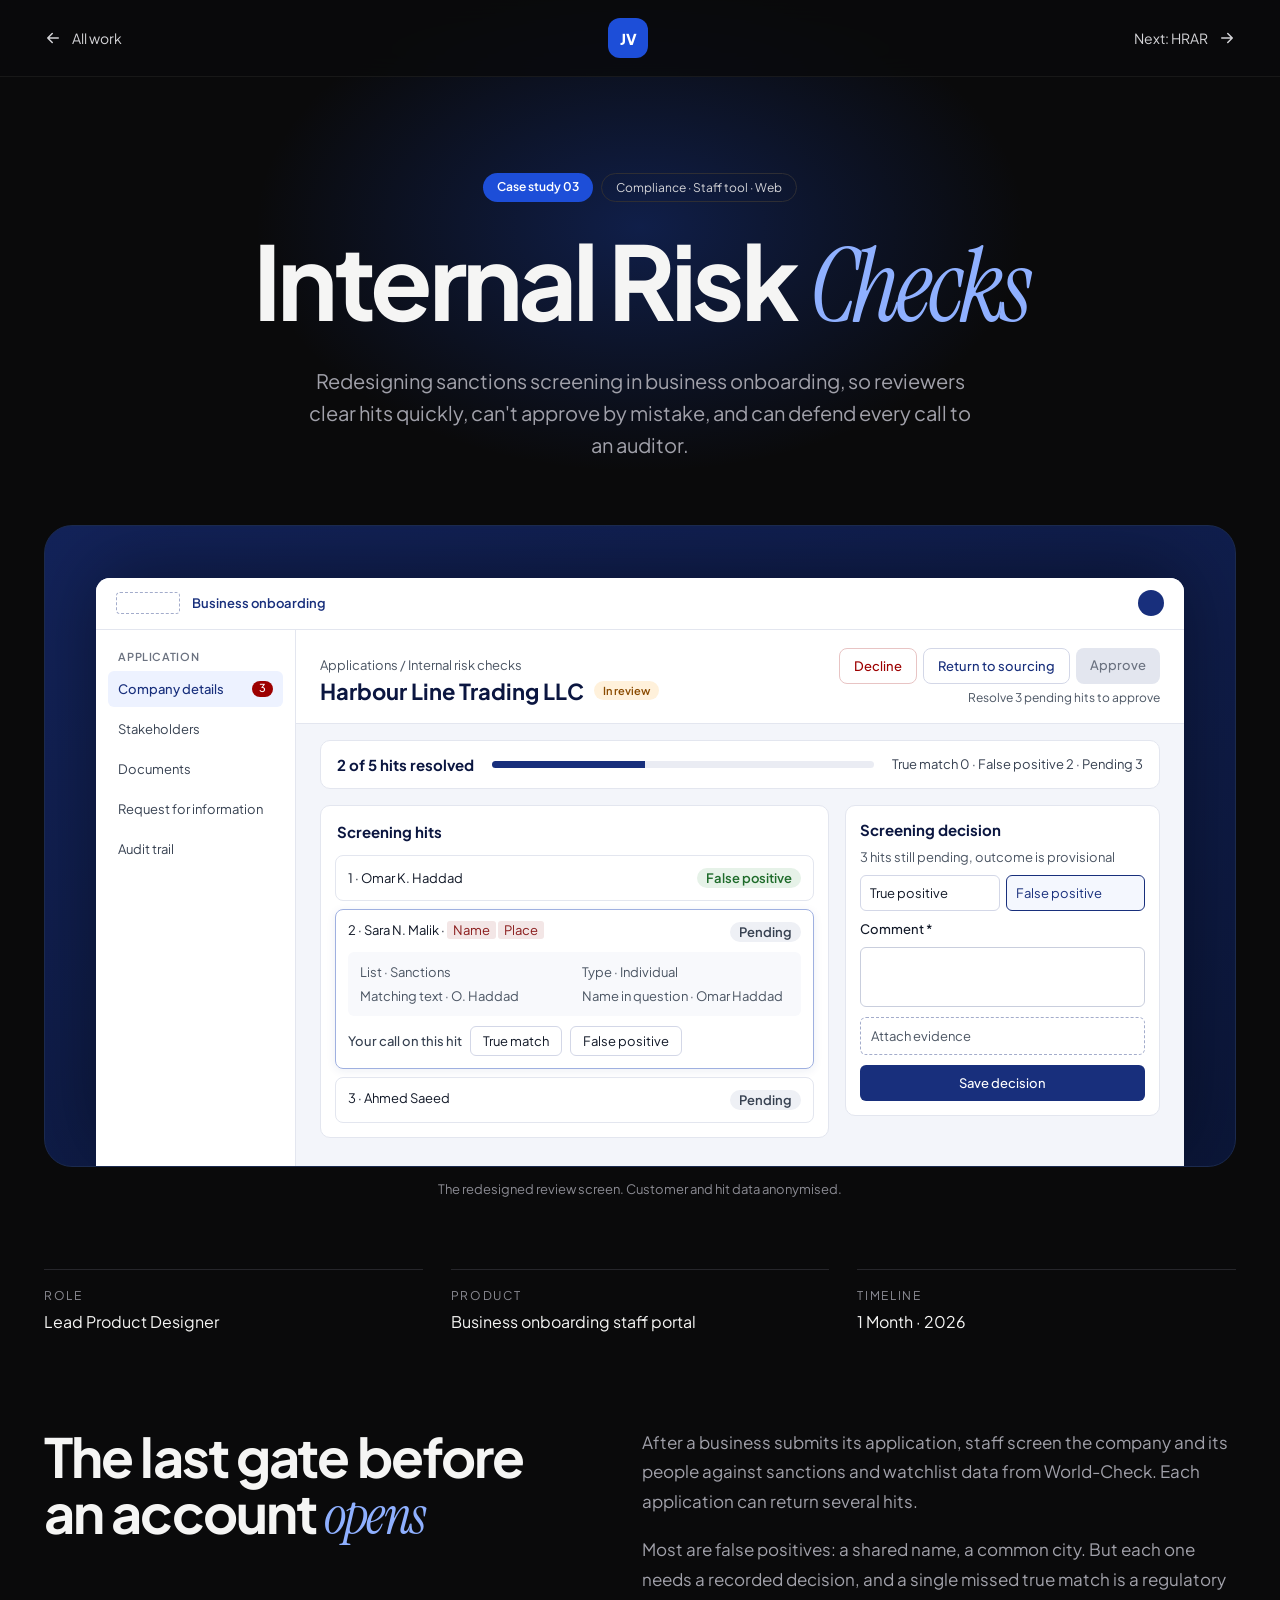
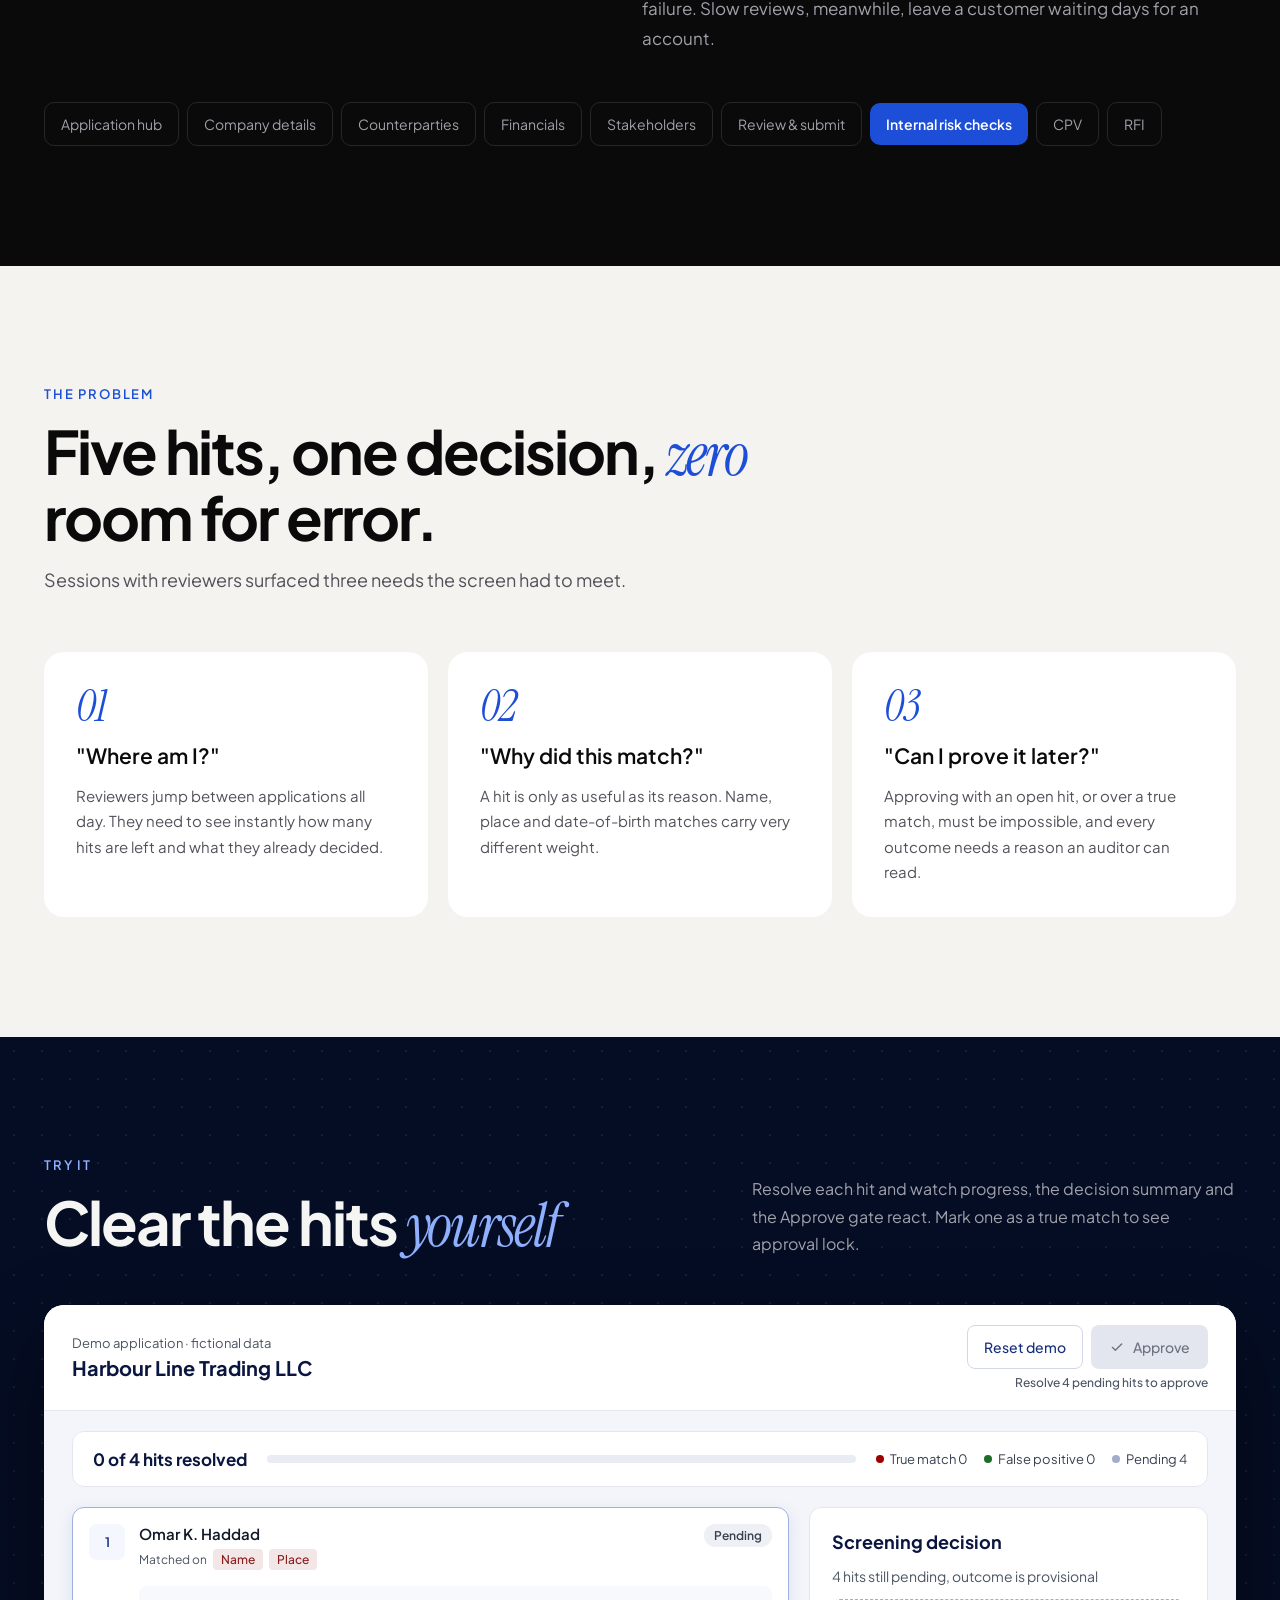
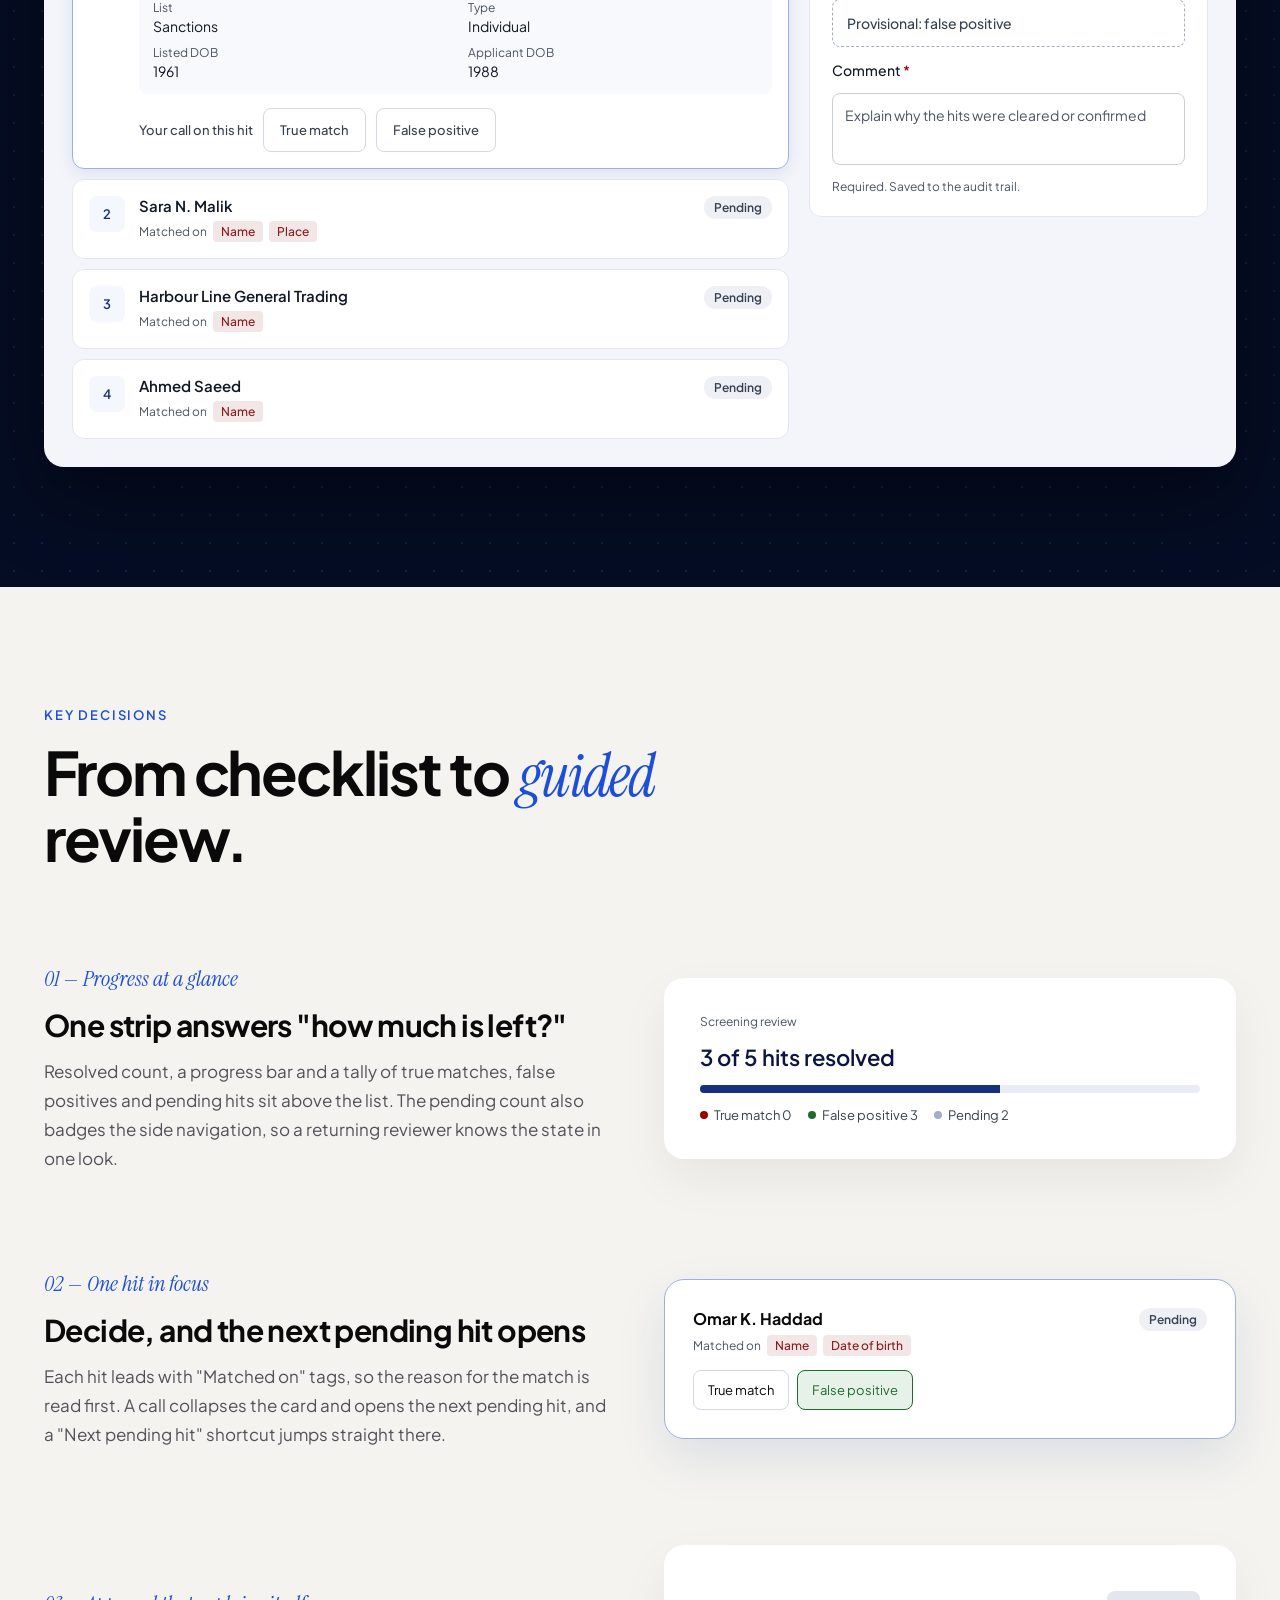
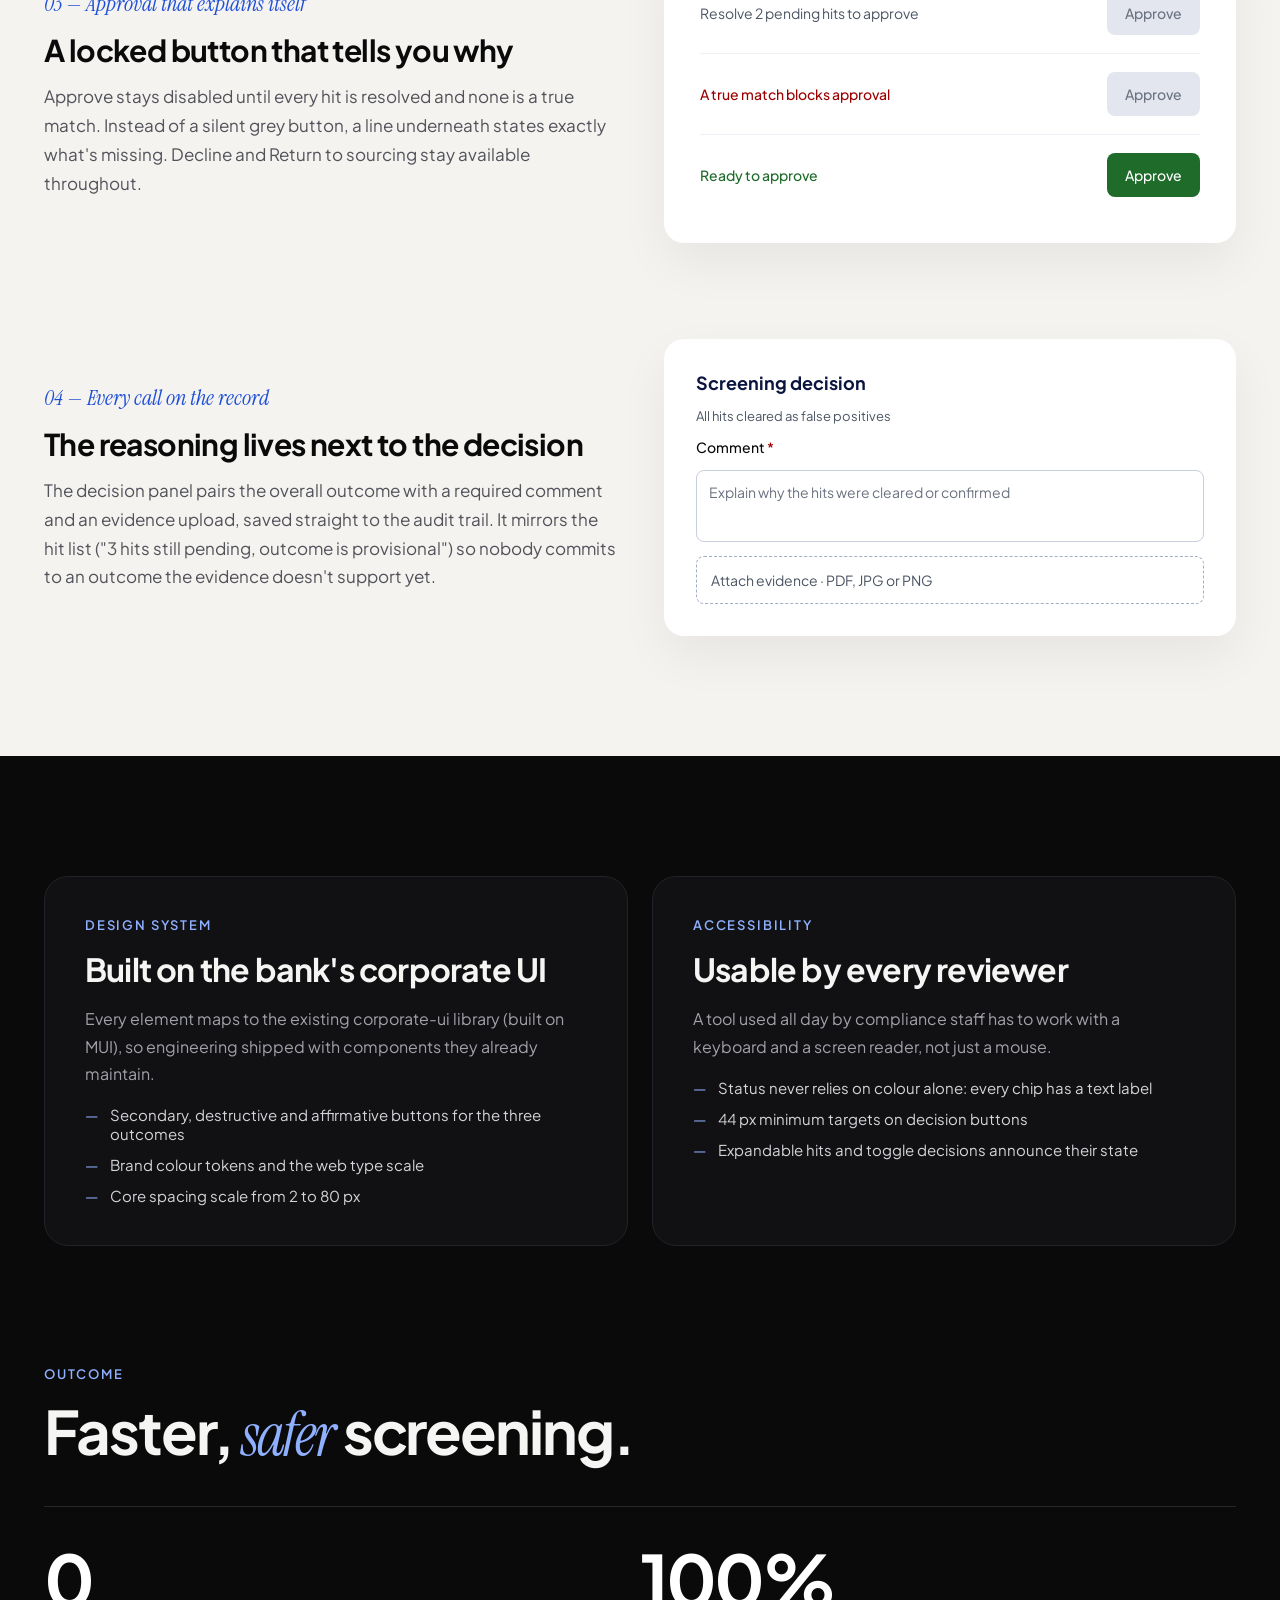
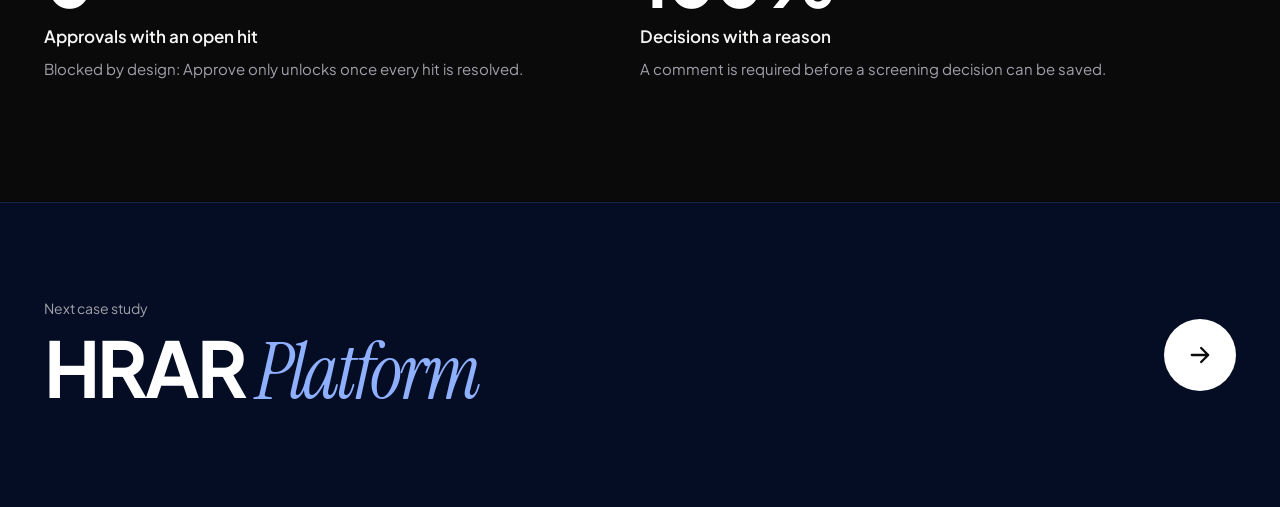
<file: risk-checks.html>
<!doctype html>
<html lang="en">
<head>
<meta charset="utf-8">
<meta name="viewport" content="width=device-width, initial-scale=1">
<title>Internal Risk Checks — Case Study · Jagdish Vishwakarma</title>
<meta name="description" content="Redesigning sanctions screening in business onboarding, with a playable demo of the review flow.">
<meta property="og:title" content="Internal Risk Checks — Case Study · Jagdish Vishwakarma">
<meta property="og:description" content="Redesigning sanctions screening in business onboarding, with a playable demo of the review flow.">
<meta property="og:type" content="website">
<meta name="theme-color" content="#0A0A0B">
<link rel="icon" href="data:image/svg+xml,%3Csvg xmlns='http://www.w3.org/2000/svg' viewBox='0 0 64 64'%3E%3Crect width='64' height='64' rx='16' fill='%231D4ED8'/%3E%3Ctext x='32' y='42' font-family='Arial' font-weight='800' font-size='26' fill='white' text-anchor='middle'%3EJV%3C/text%3E%3C/svg%3E">
<link rel="preconnect" href="https://fonts.googleapis.com">
<link href="https://fonts.googleapis.com/css2?family=Instrument+Serif:ital@0;1&amp;family=Plus+Jakarta+Sans:wght@400;500;600;700;800&amp;display=swap" rel="stylesheet">
<style>
body{margin:0;background:#0A0A0B;color:#F5F5F4;font-family:'Plus Jakarta Sans','Segoe UI',system-ui,-apple-system,sans-serif}
*{box-sizing:border-box}
a{color:#8FB0FF}a:hover{color:#C2D3FF}
a:focus-visible,button:focus-visible{outline:2px solid #6E95FF;outline-offset:3px}
button{font-family:inherit}
@keyframes rise{from{opacity:0;transform:translateY(18px)}to{opacity:1;transform:none}}
.rise{animation:rise .9s cubic-bezier(.2,.7,.2,1) both}
@media (prefers-reduced-motion: reduce){.rise{animation:none}}
</style>
</head>
<body>
<div style="font-family: 'Plus Jakarta Sans', 'Segoe UI', sans-serif; background: #0A0A0B; color: #F5F5F4; overflow-x: clip">

  <!-- Nav -->
  <header style="position: sticky; top: 0; z-index: 50; background: rgba(10,10,11,0.82); backdrop-filter: saturate(160%) blur(14px); -webkit-backdrop-filter: saturate(160%) blur(14px); border-bottom: 1px solid rgba(255,255,255,0.06)">
    <div style="max-width: 1240px; margin: 0 auto; padding: 0 24px; min-height: 76px; display: flex; align-items: center; justify-content: space-between; gap: 16px; flex-wrap: wrap">
      <a href="./" style="display: flex; align-items: center; gap: 10px; color: #D4D4D8; text-decoration: none; font-size: 14px">
        <svg width="18" height="18" viewBox="0 0 24 24" fill="none" stroke="currentColor" stroke-width="2" stroke-linecap="round" stroke-linejoin="round"><path d="M19 12H5M11 18l-6-6 6-6"></path></svg>
        All work
      </a>
      <a href="./" aria-label="Home" style="width: 40px; height: 40px; border-radius: 12px; background: #1D4ED8; color: #FFFFFF; text-decoration: none; display: flex; align-items: center; justify-content: center; font-weight: 800; font-size: 15px">JV</a>
      <a href="hrar.html" style="display: flex; align-items: center; gap: 10px; color: #D4D4D8; text-decoration: none; font-size: 14px">Next: HRAR
        <svg width="18" height="18" viewBox="0 0 24 24" fill="none" stroke="currentColor" stroke-width="2" stroke-linecap="round" stroke-linejoin="round"><path d="M5 12h14M13 6l6 6-6 6"></path></svg>
      </a>
    </div>
  </header>

  <!-- Hero -->
  <section style="position: relative">
    <div aria-hidden="true" style="position: absolute; top: -200px; left: 50%; transform: translateX(-50%); width: 1100px; height: 700px; border-radius: 50%; background: radial-gradient(closest-side, rgba(29,78,216,0.30), rgba(29,78,216,0) 70%); pointer-events: none"></div>
    <div style="position: relative; max-width: 1240px; margin: 0 auto; padding: 96px 24px 64px; display: flex; flex-direction: column; align-items: center; gap: 28px; text-align: center">
      <span class="rise" style="display: flex; flex-wrap: wrap; justify-content: center; gap: 8px">
        <span style="font-size: 12px; font-weight: 600; color: #FFFFFF; background: #1D4ED8; border-radius: 999px; padding: 6px 14px">Case study 03</span>
        <span style="font-size: 12px; color: #D4D4D8; border: 1px solid #2E2E34; border-radius: 999px; padding: 6px 14px">Compliance · Staff tool · Web</span>
      </span>
      <h1 class="rise" style="animation-delay: .08s; margin: 0; font-size: clamp(48px, 8vw, 112px); line-height: 0.98; font-weight: 700; letter-spacing: -0.045em; text-wrap: balance">Internal Risk <span style="font-family: 'Instrument Serif', Georgia, serif; font-style: italic; font-weight: 400; color: #8FB0FF">Checks</span></h1>
      <p class="rise" style="animation-delay: .16s; margin: 0; max-width: 680px; font-size: 20px; line-height: 1.6; color: #A1A1AA; text-wrap: pretty">Redesigning sanctions screening in business onboarding, so reviewers clear hits quickly, can't approve by mistake, and can defend every call to an auditor.</p>
    </div>

    <!-- Product shot -->
    <div class="rise" style="animation-delay: .24s; position: relative; max-width: 1240px; margin: 0 auto; padding: 0 24px">
      <div style="background: linear-gradient(160deg, #13235A 0%, #0B1638 100%); border: 1px solid #1B2A4E; border-radius: 28px; padding: clamp(16px, 4vw, 56px) clamp(16px, 4vw, 56px) 0; overflow: hidden">
        <div style="background: #F3F5FA; border-radius: 14px 14px 0 0; overflow: hidden; color: #111827; font-size: 13px; box-shadow: 0 -10px 80px rgba(0,0,0,0.4)">
          <div style="height: 52px; background: #FFFFFF; border-bottom: 1px solid #E3E6EF; display: flex; align-items: center; justify-content: space-between; padding: 0 20px">
            <span style="display: flex; align-items: center; gap: 12px"><span style="width: 64px; height: 22px; border: 1px dashed #A3ACCB; border-radius: 4px"></span><span style="font-weight: 600; color: #182F7C">Business onboarding</span></span>
            <span style="width: 26px; height: 26px; border-radius: 50%; background: #182F7C"></span>
          </div>
          <div style="display: flex; flex-wrap: wrap">
            <div style="flex: 0 0 200px; background: #FFFFFF; border-right: 1px solid #E3E6EF; padding: 16px 12px; display: flex; flex-direction: column; gap: 4px">
              <span style="font-size: 11px; font-weight: 600; letter-spacing: 0.06em; color: #6B7280; padding: 4px 10px">APPLICATION</span>
              <span style="background: #EDF2FF; color: #182F7C; border-radius: 6px; padding: 10px; font-weight: 500; display: flex; justify-content: space-between">Company details <span style="background: #9D0000; color: #FFFFFF; border-radius: 99px; padding: 0 7px; font-size: 11px">3</span></span>
              <span style="padding: 10px; color: #374151">Stakeholders</span>
              <span style="padding: 10px; color: #374151">Documents</span>
              <span style="padding: 10px; color: #374151">Request for information</span>
              <span style="padding: 10px; color: #374151">Audit trail</span>
            </div>
            <div style="flex: 999 1 560px; min-width: 0">
              <div style="background: #FFFFFF; border-bottom: 1px solid #E3E6EF; padding: 18px 24px; display: flex; flex-wrap: wrap; gap: 12px; justify-content: space-between; align-items: flex-end">
                <div style="display: flex; flex-direction: column; gap: 4px">
                  <span style="color: #4B5563">Applications / Internal risk checks</span>
                  <span style="display: flex; align-items: center; gap: 10px"><strong style="font-size: 22px; color: #0B1640">Harbour Line Trading LLC</strong><span style="font-size: 11px; font-weight: 600; color: #8A4B00; background: #FFF1DB; border-radius: 999px; padding: 3px 9px">In review</span></span>
                </div>
                <div style="display: flex; flex-direction: column; align-items: flex-end; gap: 6px">
                  <div style="display: flex; gap: 6px; flex-wrap: wrap">
                    <span style="padding: 9px 14px; border-radius: 8px; border: 1px solid #E8C4C4; color: #9D0000; font-weight: 500">Decline</span>
                    <span style="padding: 9px 14px; border-radius: 8px; border: 1px solid #D3D7E7; color: #182F7C; font-weight: 500">Return to sourcing</span>
                    <span style="padding: 9px 14px; border-radius: 8px; background: #E3E6EF; color: #6B7280; font-weight: 500">Approve</span>
                  </div>
                  <span style="font-size: 12px; color: #4B5563">Resolve 3 pending hits to approve</span>
                </div>
              </div>
              <div style="padding: 16px 24px 0">
                <div style="background: #FFFFFF; border: 1px solid #E3E6EF; border-radius: 10px; padding: 14px 16px; display: flex; flex-wrap: wrap; align-items: center; gap: 18px">
                  <strong style="font-size: 15px; color: #0B1640">2 of 5 hits resolved</strong>
                  <span style="flex: 1 1 160px; height: 7px; background: #EAECF3; border-radius: 99px; overflow: hidden; display: flex"><span style="width: 40%; background: #182F7C"></span></span>
                  <span style="color: #374151">True match 0 · False positive 2 · Pending 3</span>
                </div>
              </div>
              <div style="padding: 16px 24px 28px; display: flex; flex-wrap: wrap; gap: 16px; align-items: flex-start">
                <div style="flex: 2 1 360px; min-width: 0; background: #FFFFFF; border: 1px solid #E3E6EF; border-radius: 10px; padding: 14px; display: flex; flex-direction: column; gap: 8px">
                  <strong style="font-size: 15px; color: #0B1640; padding: 2px 2px 6px">Screening hits</strong>
                  <div style="border: 1px solid #E3E6EF; border-radius: 8px; padding: 12px; display: flex; justify-content: space-between; align-items: center; gap: 8px"><span>1 · Omar K. Haddad</span><span style="font-weight: 600; color: #1E6B2A; background: #E6F2E8; border-radius: 99px; padding: 2px 9px">False positive</span></div>
                  <div style="border: 1px solid #9FB0E0; border-radius: 8px; padding: 12px; box-shadow: 0 2px 10px rgba(24,47,124,0.08); display: flex; flex-direction: column; gap: 10px">
                    <span style="display: flex; justify-content: space-between; gap: 8px"><span>2 · Sara N. Malik · <span style="color: #8A1C1C; background: #F3E6E6; border-radius: 3px; padding: 1px 6px">Name</span> <span style="color: #8A1C1C; background: #F3E6E6; border-radius: 3px; padding: 1px 6px">Place</span></span><span style="font-weight: 600; color: #374151; background: #EEF0F5; border-radius: 99px; padding: 2px 9px">Pending</span></span>
                    <span style="background: #F8F9FC; border-radius: 6px; padding: 12px; display: grid; grid-template-columns: repeat(2, minmax(0, 1fr)); gap: 8px 14px; color: #4B5563"><span>List · Sanctions</span><span>Type · Individual</span><span>Matching text · O. Haddad</span><span>Name in question · Omar Haddad</span></span>
                    <span style="display: flex; gap: 8px; align-items: center; flex-wrap: wrap"><span style="color: #374151; font-weight: 500">Your call on this hit</span><span style="border: 1px solid #D3D7E7; border-radius: 6px; padding: 6px 12px">True match</span><span style="border: 1px solid #D3D7E7; border-radius: 6px; padding: 6px 12px">False positive</span></span>
                  </div>
                  <div style="border: 1px solid #E3E6EF; border-radius: 8px; padding: 12px; display: flex; justify-content: space-between"><span>3 · Ahmed Saeed</span><span style="font-weight: 600; color: #374151; background: #EEF0F5; border-radius: 99px; padding: 2px 9px">Pending</span></div>
                </div>
                <div style="flex: 1 1 240px; min-width: 0; background: #FFFFFF; border: 1px solid #E3E6EF; border-radius: 10px; padding: 14px; display: flex; flex-direction: column; gap: 10px">
                  <strong style="font-size: 15px; color: #0B1640">Screening decision</strong>
                  <span style="color: #4B5563">3 hits still pending, outcome is provisional</span>
                  <span style="display: grid; grid-template-columns: repeat(2, minmax(0, 1fr)); gap: 6px"><span style="border: 1px solid #D3D7E7; border-radius: 6px; padding: 9px">True positive</span><span style="border: 1px solid #182F7C; background: #F4F7FE; color: #182F7C; border-radius: 6px; padding: 9px">False positive</span></span>
                  <span style="font-weight: 500">Comment *</span>
                  <span style="height: 60px; border: 1px solid #C9CEDD; border-radius: 6px"></span>
                  <span style="border: 1px dashed #A3ACCB; border-radius: 6px; padding: 10px; color: #4B5563">Attach evidence</span>
                  <span style="background: #182F7C; color: #FFFFFF; border-radius: 6px; padding: 10px; text-align: center; font-weight: 500">Save decision</span>
                </div>
              </div>
            </div>
          </div>
        </div>
      </div>
      <p style="margin: 14px 0 0; font-size: 13px; color: #8B8B93; text-align: center">The redesigned review screen. Customer and hit data anonymised.</p>
    </div>
  </section>

  <!-- Meta -->
  <section>
    <dl style="max-width: 1240px; margin: 0 auto; padding: 72px 24px; display: grid; grid-template-columns: repeat(auto-fit, minmax(min(220px, 100%), 1fr)); gap: 28px">
      <div style="border-top: 1px solid #26262B; padding-top: 18px; display: flex; flex-direction: column; gap: 8px"><dt style="font-size: 12px; letter-spacing: 0.14em; color: #8B8B93">ROLE</dt><dd style="margin: 0; font-size: 16px">Lead Product Designer</dd></div>
      <div style="border-top: 1px solid #26262B; padding-top: 18px; display: flex; flex-direction: column; gap: 8px"><dt style="font-size: 12px; letter-spacing: 0.14em; color: #8B8B93">PRODUCT</dt><dd style="margin: 0; font-size: 16px">Business onboarding staff portal</dd></div>
      <div style="border-top: 1px solid #26262B; padding-top: 18px; display: flex; flex-direction: column; gap: 8px"><dt style="font-size: 12px; letter-spacing: 0.14em; color: #8B8B93">TIMELINE</dt><dd style="margin: 0; font-size: 16px">1 Month · 2026</dd></div>
    </dl>
  </section>

  <!-- Context -->
  <section>
    <div style="max-width: 1240px; margin: 0 auto; padding: 24px 24px 120px; display: flex; flex-direction: column; gap: 48px">
      <div style="display: flex; flex-wrap: wrap; gap: 32px 64px">
        <h2 style="flex: 1 1 380px; margin: 0; font-size: clamp(34px, 4.4vw, 54px); line-height: 1.04; font-weight: 700; letter-spacing: -0.035em">The last gate before an account <span style="font-family: 'Instrument Serif', Georgia, serif; font-style: italic; font-weight: 400; color: #8FB0FF">opens</span></h2>
        <div style="flex: 1 1 440px; display: flex; flex-direction: column; gap: 18px; font-size: 17px; line-height: 1.75; color: #A1A1AA">
          <p style="margin: 0">After a business submits its application, staff screen the company and its people against sanctions and watchlist data from World-Check. Each application can return several hits.</p>
          <p style="margin: 0">Most are false positives: a shared name, a common city. But each one needs a recorded decision, and a single missed true match is a regulatory failure. Slow reviews, meanwhile, leave a customer waiting days for an account.</p>
        </div>
      </div>
      <ol aria-label="Business onboarding journey" style="list-style: none; margin: 0; padding: 0; display: flex; flex-wrap: wrap; gap: 8px; align-items: center">
        <li style="font-size: 14px; color: #A1A1AA; border: 1px solid #26262B; border-radius: 10px; padding: 12px 16px">Application hub</li>
        <li style="font-size: 14px; color: #A1A1AA; border: 1px solid #26262B; border-radius: 10px; padding: 12px 16px">Company details</li>
        <li style="font-size: 14px; color: #A1A1AA; border: 1px solid #26262B; border-radius: 10px; padding: 12px 16px">Counterparties</li>
        <li style="font-size: 14px; color: #A1A1AA; border: 1px solid #26262B; border-radius: 10px; padding: 12px 16px">Financials</li>
        <li style="font-size: 14px; color: #A1A1AA; border: 1px solid #26262B; border-radius: 10px; padding: 12px 16px">Stakeholders</li>
        <li style="font-size: 14px; color: #A1A1AA; border: 1px solid #26262B; border-radius: 10px; padding: 12px 16px">Review &amp; submit</li>
        <li style="font-size: 14px; font-weight: 600; color: #FFFFFF; background: #1D4ED8; border-radius: 10px; padding: 12px 16px">Internal risk checks</li>
        <li style="font-size: 14px; color: #A1A1AA; border: 1px solid #26262B; border-radius: 10px; padding: 12px 16px">CPV</li>
        <li style="font-size: 14px; color: #A1A1AA; border: 1px solid #26262B; border-radius: 10px; padding: 12px 16px">RFI</li>
      </ol>
    </div>
  </section>

  <!-- Problem -->
  <section style="background: #F4F3EF; color: #0A0A0B">
    <div style="max-width: 1240px; margin: 0 auto; padding: 120px 24px; display: flex; flex-direction: column; gap: 56px">
      <div style="display: flex; flex-direction: column; gap: 18px; max-width: 820px">
        <span style="font-size: 13px; font-weight: 600; letter-spacing: 0.14em; color: #1D4ED8">THE PROBLEM</span>
        <h2 style="margin: 0; font-size: clamp(36px, 5vw, 60px); line-height: 1.02; font-weight: 700; letter-spacing: -0.035em">Five hits, one decision, <span style="font-family: 'Instrument Serif', Georgia, serif; font-style: italic; font-weight: 400; color: #1D4ED8">zero</span> room for error.</h2>
        <p style="margin: 0; font-size: 18px; line-height: 1.7; color: #52525B">Sessions with reviewers surfaced three needs the screen had to meet.</p>
      </div>
      <div style="display: grid; grid-template-columns: repeat(auto-fit, minmax(min(300px, 100%), 1fr)); gap: 20px">
        <div style="background: #FFFFFF; border-radius: 20px; padding: 32px; display: flex; flex-direction: column; gap: 14px">
          <span style="font-family: 'Instrument Serif', Georgia, serif; font-style: italic; font-size: 44px; line-height: 1; color: #1D4ED8">01</span>
          <h3 style="margin: 0; font-size: 21px; font-weight: 600">"Where am I?"</h3>
          <p style="margin: 0; font-size: 15px; line-height: 1.7; color: #52525B">Reviewers jump between applications all day. They need to see instantly how many hits are left and what they already decided.</p>
        </div>
        <div style="background: #FFFFFF; border-radius: 20px; padding: 32px; display: flex; flex-direction: column; gap: 14px">
          <span style="font-family: 'Instrument Serif', Georgia, serif; font-style: italic; font-size: 44px; line-height: 1; color: #1D4ED8">02</span>
          <h3 style="margin: 0; font-size: 21px; font-weight: 600">"Why did this match?"</h3>
          <p style="margin: 0; font-size: 15px; line-height: 1.7; color: #52525B">A hit is only as useful as its reason. Name, place and date-of-birth matches carry very different weight.</p>
        </div>
        <div style="background: #FFFFFF; border-radius: 20px; padding: 32px; display: flex; flex-direction: column; gap: 14px">
          <span style="font-family: 'Instrument Serif', Georgia, serif; font-style: italic; font-size: 44px; line-height: 1; color: #1D4ED8">03</span>
          <h3 style="margin: 0; font-size: 21px; font-weight: 600">"Can I prove it later?"</h3>
          <p style="margin: 0; font-size: 15px; line-height: 1.7; color: #52525B">Approving with an open hit, or over a true match, must be impossible, and every outcome needs a reason an auditor can read.</p>
        </div>
      </div>
    </div>
  </section>

  <!-- Interactive demo -->
  <section style="position: relative; background: #050D24">
    <div aria-hidden="true" style="position: absolute; inset: 0; background-image: radial-gradient(#1B2A4E 1px, transparent 1px); background-size: 28px 28px; opacity: .6; pointer-events: none"></div>
    <div style="position: relative; max-width: 1240px; margin: 0 auto; padding: 120px 24px; display: flex; flex-direction: column; gap: 48px">
      <div style="display: flex; flex-wrap: wrap; gap: 24px 64px; justify-content: space-between; align-items: flex-end">
        <div style="flex: 1 1 520px; display: flex; flex-direction: column; gap: 18px">
          <span style="font-size: 13px; font-weight: 600; letter-spacing: 0.14em; color: #8FB0FF">TRY IT</span>
          <h2 style="margin: 0; font-size: clamp(36px, 5vw, 60px); line-height: 1.02; font-weight: 700; letter-spacing: -0.035em">Clear the hits <span style="font-family: 'Instrument Serif', Georgia, serif; font-style: italic; font-weight: 400; color: #8FB0FF">yourself</span></h2>
        </div>
        <p style="flex: 1 1 360px; margin: 0; font-size: 16px; line-height: 1.7; color: #A1A1AA">Resolve each hit and watch progress, the decision summary and the Approve gate react. Mark one as a true match to see approval lock.</p>
      </div>

      <div id="demo" style="background: #F3F5FA; border-radius: 20px; color: #111827; overflow: hidden; box-shadow: 0 30px 80px rgba(0,0,0,0.45)"></div>
    </div>
  </section>

  <!-- Decisions -->
  <section style="background: #F4F3EF; color: #0A0A0B">
    <div style="max-width: 1240px; margin: 0 auto; padding: 120px 24px; display: flex; flex-direction: column; gap: 96px">
      <div style="display: flex; flex-direction: column; gap: 18px; max-width: 820px">
        <span style="font-size: 13px; font-weight: 600; letter-spacing: 0.14em; color: #1D4ED8">KEY DECISIONS</span>
        <h2 style="margin: 0; font-size: clamp(36px, 5vw, 60px); line-height: 1.02; font-weight: 700; letter-spacing: -0.035em">From checklist to <span style="font-family: 'Instrument Serif', Georgia, serif; font-style: italic; font-weight: 400; color: #1D4ED8">guided</span> review.</h2>
      </div>

      <div style="display: grid; grid-template-columns: repeat(auto-fit, minmax(min(440px, 100%), 1fr)); gap: 48px; align-items: center">
        <div style="display: flex; flex-direction: column; gap: 14px">
          <span style="font-family: 'Instrument Serif', Georgia, serif; font-style: italic; font-size: 22px; color: #1D4ED8">01 — Progress at a glance</span>
          <h3 style="margin: 0; font-size: 30px; line-height: 1.2; font-weight: 700; letter-spacing: -0.02em">One strip answers "how much is left?"</h3>
          <p style="margin: 0; font-size: 17px; line-height: 1.7; color: #52525B">Resolved count, a progress bar and a tally of true matches, false positives and pending hits sit above the list. The pending count also badges the side navigation, so a returning reviewer knows the state in one look.</p>
        </div>
        <div style="background: #FFFFFF; border-radius: 20px; padding: 36px; display: flex; flex-direction: column; gap: 14px; box-shadow: 0 20px 50px rgba(10,10,11,0.06)">
          <span style="font-size: 12px; color: #4B5563">Screening review</span>
          <span style="font-size: 22px; font-weight: 600; color: #0B1640">3 of 5 hits resolved</span>
          <span style="height: 8px; background: #EAECF3; border-radius: 99px; overflow: hidden; display: flex"><span style="width: 60%; background: #182F7C"></span></span>
          <span style="display: flex; flex-wrap: wrap; gap: 16px; font-size: 13px; color: #374151">
            <span style="display: flex; align-items: center; gap: 6px"><span style="width: 8px; height: 8px; border-radius: 50%; background: #9D0000"></span>True match 0</span>
            <span style="display: flex; align-items: center; gap: 6px"><span style="width: 8px; height: 8px; border-radius: 50%; background: #1E6B2A"></span>False positive 3</span>
            <span style="display: flex; align-items: center; gap: 6px"><span style="width: 8px; height: 8px; border-radius: 50%; background: #A3ACCB"></span>Pending 2</span>
          </span>
        </div>
      </div>

      <div style="display: grid; grid-template-columns: repeat(auto-fit, minmax(min(440px, 100%), 1fr)); gap: 48px; align-items: center">
        <div style="display: flex; flex-direction: column; gap: 14px">
          <span style="font-family: 'Instrument Serif', Georgia, serif; font-style: italic; font-size: 22px; color: #1D4ED8">02 — One hit in focus</span>
          <h3 style="margin: 0; font-size: 30px; line-height: 1.2; font-weight: 700; letter-spacing: -0.02em">Decide, and the next pending hit opens</h3>
          <p style="margin: 0; font-size: 17px; line-height: 1.7; color: #52525B">Each hit leads with "Matched on" tags, so the reason for the match is read first. A call collapses the card and opens the next pending hit, and a "Next pending hit" shortcut jumps straight there.</p>
        </div>
        <div style="background: #FFFFFF; border: 1px solid #9FB0E0; border-radius: 20px; padding: 28px; display: flex; flex-direction: column; gap: 14px; box-shadow: 0 20px 50px rgba(24,47,124,0.10)">
          <span style="display: flex; justify-content: space-between; gap: 10px; align-items: flex-start">
            <span style="display: flex; flex-direction: column; gap: 6px"><strong style="font-size: 16px">Omar K. Haddad</strong><span style="display: flex; gap: 6px; align-items: center; flex-wrap: wrap"><span style="font-size: 12px; color: #4B5563">Matched on</span><span style="font-size: 12px; font-weight: 500; color: #8A1C1C; background: #F3E6E6; border-radius: 4px; padding: 3px 8px">Name</span><span style="font-size: 12px; font-weight: 500; color: #8A1C1C; background: #F3E6E6; border-radius: 4px; padding: 3px 8px">Date of birth</span></span></span>
            <span style="font-size: 12px; font-weight: 600; color: #374151; background: #EEF0F5; border-radius: 99px; padding: 4px 10px">Pending</span>
          </span>
          <span style="display: flex; gap: 8px; flex-wrap: wrap"><span style="height: 40px; padding: 0 14px; border-radius: 8px; border: 1px solid #D3D7E7; font-size: 13px; display: flex; align-items: center">True match</span><span style="height: 40px; padding: 0 14px; border-radius: 8px; border: 1px solid #1E6B2A; background: #E6F2E8; color: #1E6B2A; font-size: 13px; display: flex; align-items: center">False positive</span></span>
        </div>
      </div>

      <div style="display: grid; grid-template-columns: repeat(auto-fit, minmax(min(440px, 100%), 1fr)); gap: 48px; align-items: center">
        <div style="display: flex; flex-direction: column; gap: 14px">
          <span style="font-family: 'Instrument Serif', Georgia, serif; font-style: italic; font-size: 22px; color: #1D4ED8">03 — Approval that explains itself</span>
          <h3 style="margin: 0; font-size: 30px; line-height: 1.2; font-weight: 700; letter-spacing: -0.02em">A locked button that tells you why</h3>
          <p style="margin: 0; font-size: 17px; line-height: 1.7; color: #52525B">Approve stays disabled until every hit is resolved and none is a true match. Instead of a silent grey button, a line underneath states exactly what's missing. Decline and Return to sourcing stay available throughout.</p>
        </div>
        <div style="background: #FFFFFF; border-radius: 20px; padding: 28px 36px; display: flex; flex-direction: column; box-shadow: 0 20px 50px rgba(10,10,11,0.06)">
          <div style="display: flex; align-items: center; justify-content: space-between; gap: 16px; flex-wrap: wrap; padding: 18px 0; border-bottom: 1px solid #EEF0F5"><span style="font-size: 14px; color: #4B5563">Resolve 2 pending hits to approve</span><span style="height: 44px; padding: 0 18px; border-radius: 8px; background: #E3E6EF; color: #6B7280; font-size: 14px; font-weight: 500; display: flex; align-items: center">Approve</span></div>
          <div style="display: flex; align-items: center; justify-content: space-between; gap: 16px; flex-wrap: wrap; padding: 18px 0; border-bottom: 1px solid #EEF0F5"><span style="font-size: 14px; color: #9D0000; font-weight: 500">A true match blocks approval</span><span style="height: 44px; padding: 0 18px; border-radius: 8px; background: #E3E6EF; color: #6B7280; font-size: 14px; font-weight: 500; display: flex; align-items: center">Approve</span></div>
          <div style="display: flex; align-items: center; justify-content: space-between; gap: 16px; flex-wrap: wrap; padding: 18px 0"><span style="font-size: 14px; color: #1E6B2A; font-weight: 500">Ready to approve</span><span style="height: 44px; padding: 0 18px; border-radius: 8px; background: #1E6B2A; color: #FFFFFF; font-size: 14px; font-weight: 500; display: flex; align-items: center">Approve</span></div>
        </div>
      </div>

      <div style="display: grid; grid-template-columns: repeat(auto-fit, minmax(min(440px, 100%), 1fr)); gap: 48px; align-items: center">
        <div style="display: flex; flex-direction: column; gap: 14px">
          <span style="font-family: 'Instrument Serif', Georgia, serif; font-style: italic; font-size: 22px; color: #1D4ED8">04 — Every call on the record</span>
          <h3 style="margin: 0; font-size: 30px; line-height: 1.2; font-weight: 700; letter-spacing: -0.02em">The reasoning lives next to the decision</h3>
          <p style="margin: 0; font-size: 17px; line-height: 1.7; color: #52525B">The decision panel pairs the overall outcome with a required comment and an evidence upload, saved straight to the audit trail. It mirrors the hit list ("3 hits still pending, outcome is provisional") so nobody commits to an outcome the evidence doesn't support yet.</p>
        </div>
        <div style="background: #FFFFFF; border-radius: 20px; padding: 32px; display: flex; flex-direction: column; gap: 14px; box-shadow: 0 20px 50px rgba(10,10,11,0.06)">
          <strong style="font-size: 18px; color: #0B1640">Screening decision</strong>
          <span style="font-size: 13px; color: #4B5563">All hits cleared as false positives</span>
          <span style="font-size: 14px; font-weight: 500">Comment <span style="color: #9D0000">*</span></span>
          <span style="min-height: 72px; border: 1px solid #C9CEDD; border-radius: 8px; padding: 12px; font-size: 14px; color: #6B7280">Explain why the hits were cleared or confirmed</span>
          <span style="border: 1px dashed #A3ACCB; border-radius: 8px; padding: 14px; font-size: 14px; color: #4B5563">Attach evidence · PDF, JPG or PNG</span>
        </div>
      </div>
    </div>
  </section>

  <!-- System + a11y -->
  <section style="background: #0A0A0B">
    <div style="max-width: 1240px; margin: 0 auto; padding: 120px 24px; display: grid; grid-template-columns: repeat(auto-fit, minmax(min(440px, 100%), 1fr)); gap: 24px">
      <div style="background: #111114; border: 1px solid #222228; border-radius: 24px; padding: 40px; display: flex; flex-direction: column; gap: 18px">
        <span style="font-size: 13px; font-weight: 600; letter-spacing: 0.14em; color: #8FB0FF">DESIGN SYSTEM</span>
        <h2 style="margin: 0; font-size: 32px; line-height: 1.15; font-weight: 700; letter-spacing: -0.025em">Built on the bank's corporate UI</h2>
        <p style="margin: 0; font-size: 16px; line-height: 1.7; color: #A1A1AA">Every element maps to the existing corporate-ui library (built on MUI), so engineering shipped with components they already maintain.</p>
        <ul style="margin: 0; padding: 0; list-style: none; display: flex; flex-direction: column; gap: 12px; font-size: 15px; color: #D4D4D8">
          <li style="display: flex; gap: 12px"><span style="color: #8FB0FF">—</span>Secondary, destructive and affirmative buttons for the three outcomes</li>
          <li style="display: flex; gap: 12px"><span style="color: #8FB0FF">—</span>Brand colour tokens and the web type scale</li>
          <li style="display: flex; gap: 12px"><span style="color: #8FB0FF">—</span>Core spacing scale from 2 to 80 px</li>
        </ul>
      </div>
      <div style="background: #111114; border: 1px solid #222228; border-radius: 24px; padding: 40px; display: flex; flex-direction: column; gap: 18px">
        <span style="font-size: 13px; font-weight: 600; letter-spacing: 0.14em; color: #8FB0FF">ACCESSIBILITY</span>
        <h2 style="margin: 0; font-size: 32px; line-height: 1.15; font-weight: 700; letter-spacing: -0.025em">Usable by every reviewer</h2>
        <p style="margin: 0; font-size: 16px; line-height: 1.7; color: #A1A1AA">A tool used all day by compliance staff has to work with a keyboard and a screen reader, not just a mouse.</p>
        <ul style="margin: 0; padding: 0; list-style: none; display: flex; flex-direction: column; gap: 12px; font-size: 15px; color: #D4D4D8">
          <li style="display: flex; gap: 12px"><span style="color: #8FB0FF">—</span>Status never relies on colour alone: every chip has a text label</li>
          <li style="display: flex; gap: 12px"><span style="color: #8FB0FF">—</span>44 px minimum targets on decision buttons</li>
          <li style="display: flex; gap: 12px"><span style="color: #8FB0FF">—</span>Expandable hits and toggle decisions announce their state</li>
        </ul>
      </div>
    </div>
  </section>

  <!-- Outcome -->
  <section style="background: #0A0A0B">
    <div style="max-width: 1240px; margin: 0 auto; padding: 0 24px 120px; display: flex; flex-direction: column; gap: 40px">
      <div style="display: flex; flex-direction: column; gap: 18px; max-width: 820px">
        <span style="font-size: 13px; font-weight: 600; letter-spacing: 0.14em; color: #8FB0FF">OUTCOME</span>
        <h2 style="margin: 0; font-size: clamp(36px, 5vw, 60px); line-height: 1.02; font-weight: 700; letter-spacing: -0.035em">Faster, <span style="font-family: 'Instrument Serif', Georgia, serif; font-style: italic; font-weight: 400; color: #8FB0FF">safer</span> screening.</h2>
      </div>
      <div style="display: grid; grid-template-columns: repeat(auto-fit, minmax(min(300px, 100%), 1fr)); gap: 0; border-top: 1px solid #26262B">
        <div style="padding: 36px 28px 0 0; display: flex; flex-direction: column; gap: 10px">
          <span style="font-size: 72px; line-height: 1; font-weight: 700; letter-spacing: -0.04em; color: #FFFFFF">0</span>
          <span style="font-size: 17px; font-weight: 600">Approvals with an open hit</span>
          <span style="font-size: 15px; line-height: 1.65; color: #A1A1AA">Blocked by design: Approve only unlocks once every hit is resolved.</span>
        </div>
        <div style="padding: 36px 28px 0 0; display: flex; flex-direction: column; gap: 10px">
          <span style="font-size: 72px; line-height: 1; font-weight: 700; letter-spacing: -0.04em; color: #FFFFFF">100%</span>
          <span style="font-size: 17px; font-weight: 600">Decisions with a reason</span>
          <span style="font-size: 15px; line-height: 1.65; color: #A1A1AA">A comment is required before a screening decision can be saved.</span>
        </div>
      </div>
    </div>
  </section>

  <!-- Next -->
  <a href="hrar.html" style="display: block; text-decoration: none; color: inherit; background: #050D24; border-top: 1px solid #16224A">
    <div style="max-width: 1240px; margin: 0 auto; padding: 96px 24px; display: flex; flex-wrap: wrap; gap: 24px; justify-content: space-between; align-items: center">
      <span style="display: flex; flex-direction: column; gap: 12px">
        <span style="font-size: 14px; color: #A1A1AA">Next case study</span>
        <span style="font-size: clamp(40px, 6vw, 80px); line-height: 1; font-weight: 700; letter-spacing: -0.04em; color: #FFFFFF">HRAR <span style="font-family: 'Instrument Serif', Georgia, serif; font-style: italic; font-weight: 400; color: #8FB0FF">Platform</span></span>
      </span>
      <span style="width: 72px; height: 72px; border-radius: 50%; background: #FFFFFF; color: #0A0A0B; display: flex; align-items: center; justify-content: center">
        <svg width="28" height="28" viewBox="0 0 24 24" fill="none" stroke="currentColor" stroke-width="2" stroke-linecap="round" stroke-linejoin="round"><path d="M5 12h14M13 6l6 6-6 6"></path></svg>
      </span>
    </div>
  </a>
</div>
<script src="assets/demo.js"></script>
</body>
</html>
</file>
